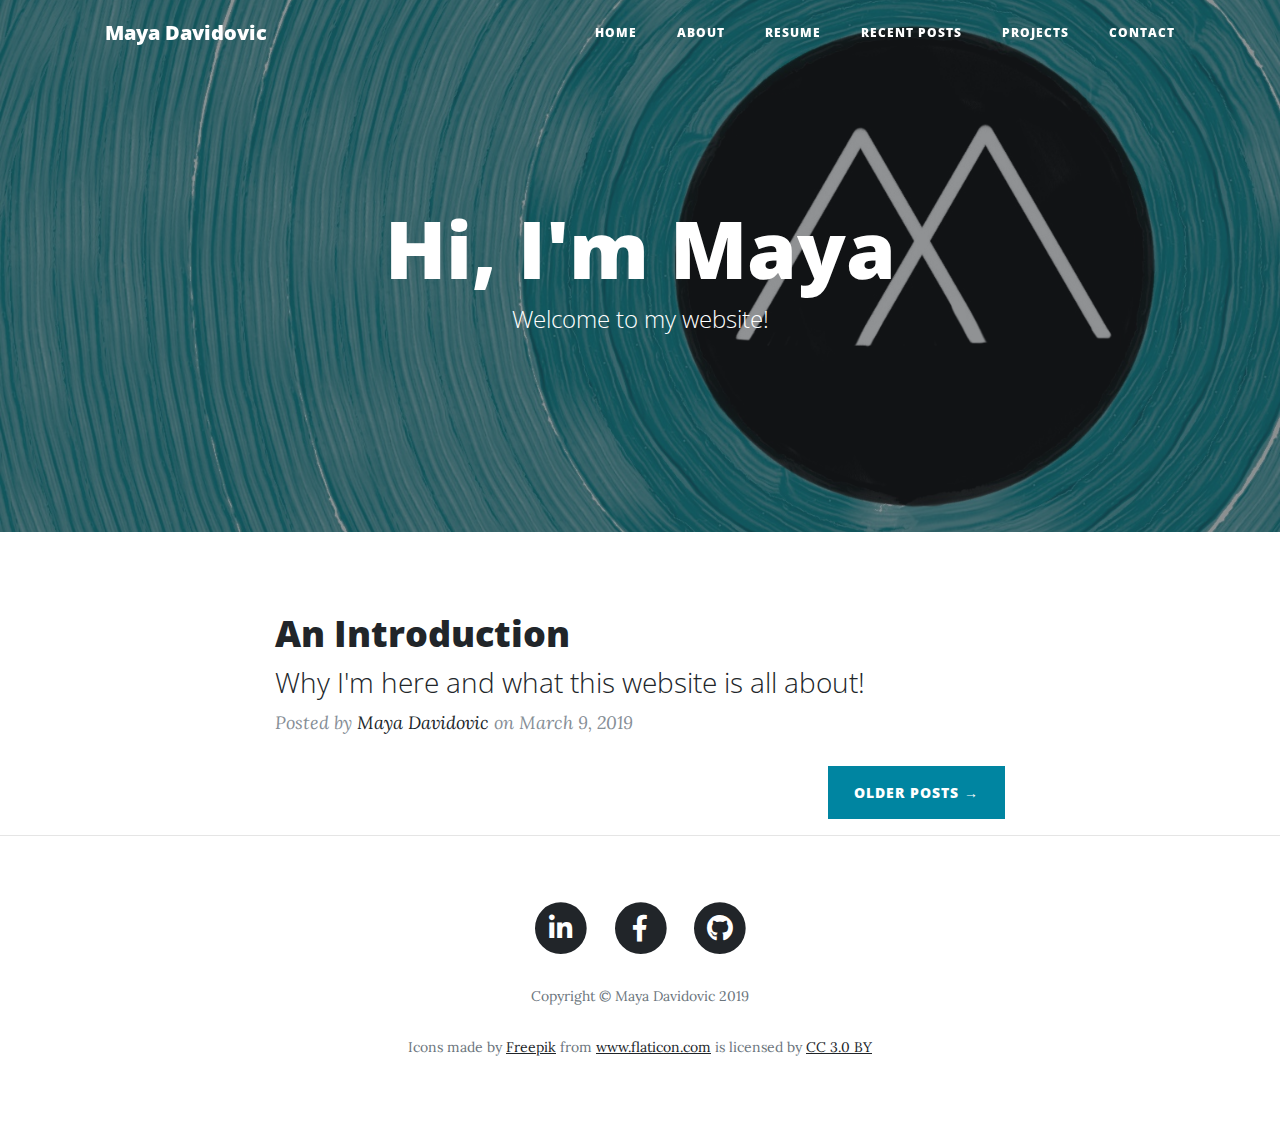
<file: index.html>
﻿<!DOCTYPE html>
<html lang="en">

<head>

  <meta charset="utf-8">
  <meta name="viewport" content="width=device-width, initial-scale=1, shrink-to-fit=no">
  <meta name="description" content="">
  <meta name="author" content="">

  <title>Maya Davidovic</title>
  <link rel="shortcut icon" type="image/x-icon" href="img/favicon.ico">

  <!-- Bootstrap core CSS -->
  <link href="vendor/bootstrap/css/bootstrap.min.css" rel="stylesheet">

  <!-- Custom fonts for this template -->
  <link href="vendor/fontawesome-free/css/all.min.css" rel="stylesheet" type="text/css">
  <link href='https://fonts.googleapis.com/css?family=Lora:400,700,400italic,700italic' rel='stylesheet' type='text/css'>
  <link href='https://fonts.googleapis.com/css?family=Open+Sans:300italic,400italic,600italic,700italic,800italic,400,300,600,700,800' rel='stylesheet' type='text/css'>

  <!-- Custom styles for this template -->
  <link href="css/clean-blog.min.css" rel="stylesheet">

</head>

<body>

  <!-- Navigation -->
  <nav class="navbar navbar-expand-lg navbar-light fixed-top" id="mainNav">
    <div class="container">
      <a class="navbar-brand" href="index.html">Maya Davidovic</a>
      <button class="navbar-toggler navbar-toggler-right" type="button" data-toggle="collapse" data-target="#navbarResponsive" aria-controls="navbarResponsive" aria-expanded="false" aria-label="Toggle navigation">
        Menu
        <i class="fas fa-bars"></i>
      </button>
      <div class="collapse navbar-collapse" id="navbarResponsive">
        <ul class="navbar-nav ml-auto">
          <li class="nav-item">
            <a class="nav-link" href="index.html">Home</a>
          </li>
          <li class="nav-item">
            <a class="nav-link" href="about.html">About</a>
          </li>
          <li class="nav-item">
            <a class="nav-link" href="pdfs/resume.pdf" target="_blank">Resume</a>
          </li>
          <li class="nav-item">
            <a class="nav-link" href="post.html">Recent Posts</a>
          </li>
          <li class="nav-item">
            <a class="nav-link" href="projects.html">Projects</a>
          </li>
          <li class="nav-item">
            <a class="nav-link" href="contact.html">Contact</a>
          </li>
        </ul>
      </div>
    </div>
  </nav>

  <!-- Page Header -->
  <header class="masthead" style="background-image: url('img/index.jpg')">
    <div class="overlay"></div>
    <div class="container">
      <div class="row">
        <div class="col-lg-8 col-md-10 mx-auto">
          <div class="site-heading">
            <h1>Hi, I'm Maya</h1>
            <span class="subheading">Welcome to my website!</span>
          </div>
        </div>
      </div>
    </div>
  </header>

  <!-- Main Content -->
  <div class="container">
    <div class="row">
      <div class="col-lg-8 col-md-10 mx-auto">
        <div class="post-preview">
          <a href="post.html">
            <h2 class="post-title">
              An Introduction
            </h2>
            <h3 class="post-subtitle">
              Why I'm here and what this website is all about!
            </h3>
          </a>
          <p class="post-meta">Posted by
            <a href="#">Maya Davidovic</a>
            on March 9, 2019</p>
        </div>
        <!--<hr>
        <div class="post-preview">
          <a href="post.html">
            <h2 class="post-title">
              I believe every human has a finite number of heartbeats. I don't intend to waste any of mine.
            </h2>
          </a>
          <p class="post-meta">Posted by
            <a href="#">Start Bootstrap</a>
            on September 18, 2019</p>
        </div>
        <hr>
        <div class="post-preview">
          <a href="post.html">
            <h2 class="post-title">
              Science has not yet mastered prophecy
            </h2>
            <h3 class="post-subtitle">
              We predict too much for the next year and yet far too little for the next ten.
            </h3>
          </a>
          <p class="post-meta">Posted by
            <a href="#">Start Bootstrap</a>
            on August 24, 2019</p>
        </div>
        <hr>
        <div class="post-preview">
          <a href="post.html">
            <h2 class="post-title">
              Failure is not an option
            </h2>
            <h3 class="post-subtitle">
              Many say exploration is part of our destiny, but it’s actually our duty to future generations.
            </h3>
          </a>
          <p class="post-meta">Posted by
            <a href="#">Start Bootstrap</a>
            on July 8, 2019</p>
        </div>
        <hr>-->
        <!-- Pager -->
        <div class="clearfix">
          <a class="btn btn-primary float-right" href="#">Older Posts &rarr;</a>
        </div>
      </div>
    </div>
  </div>

  <hr>

  <!-- Footer -->
  <footer>
    <div class="container">
      <div class="row">
        <div class="col-lg-8 col-md-10 mx-auto">
          <ul class="list-inline text-center">
            <li class="list-inline-item">
              <a href="https://www.linkedin.com/in/mayadavidovic/" target="_blank">
                <span class="fa-stack fa-lg">
                  <i class="fas fa-circle fa-stack-2x"></i>
                  <i class="fab fa-linkedin-in fa-stack-1x fa-inverse"></i>
                </span>
              </a>
            </li>
            <li class="list-inline-item">
              <a href="https://www.facebook.com/maya.davidovic.9" target="_blank">
                <span class="fa-stack fa-lg">
                  <i class="fas fa-circle fa-stack-2x"></i>
                  <i class="fab fa-facebook-f fa-stack-1x fa-inverse"></i>
                </span>
              </a>
            </li>
            <li class="list-inline-item">
              <a href="https://github.com/mayadavidovic" target="_blank">
                <span class="fa-stack fa-lg">
                  <i class="fas fa-circle fa-stack-2x"></i>
                  <i class="fab fa-github fa-stack-1x fa-inverse"></i>
                </span>
              </a>
            </li>
          </ul>
          <p class="copyright text-muted">Copyright &copy; Maya Davidovic 2019</p>
          <p class="copyright text-muted">Icons made by <a href="https://www.flaticon.com/authors/freepik" title="Freepik">Freepik</a> from <a href="https://www.flaticon.com/"        title="Flaticon">www.flaticon.com</a> is licensed by <a href="http://creativecommons.org/licenses/by/3.0/"        title="Creative Commons BY 3.0" target="_blank">CC 3.0 BY</a></p>
        </div>
      </div>
    </div>
  </footer>

  <!-- Bootstrap core JavaScript -->
  <script src="vendor/jquery/jquery.min.js"></script>
  <script src="vendor/bootstrap/js/bootstrap.bundle.min.js"></script>

  <!-- Custom scripts for this template -->
  <script src="js/clean-blog.min.js"></script>

</body>

</html>
</file>
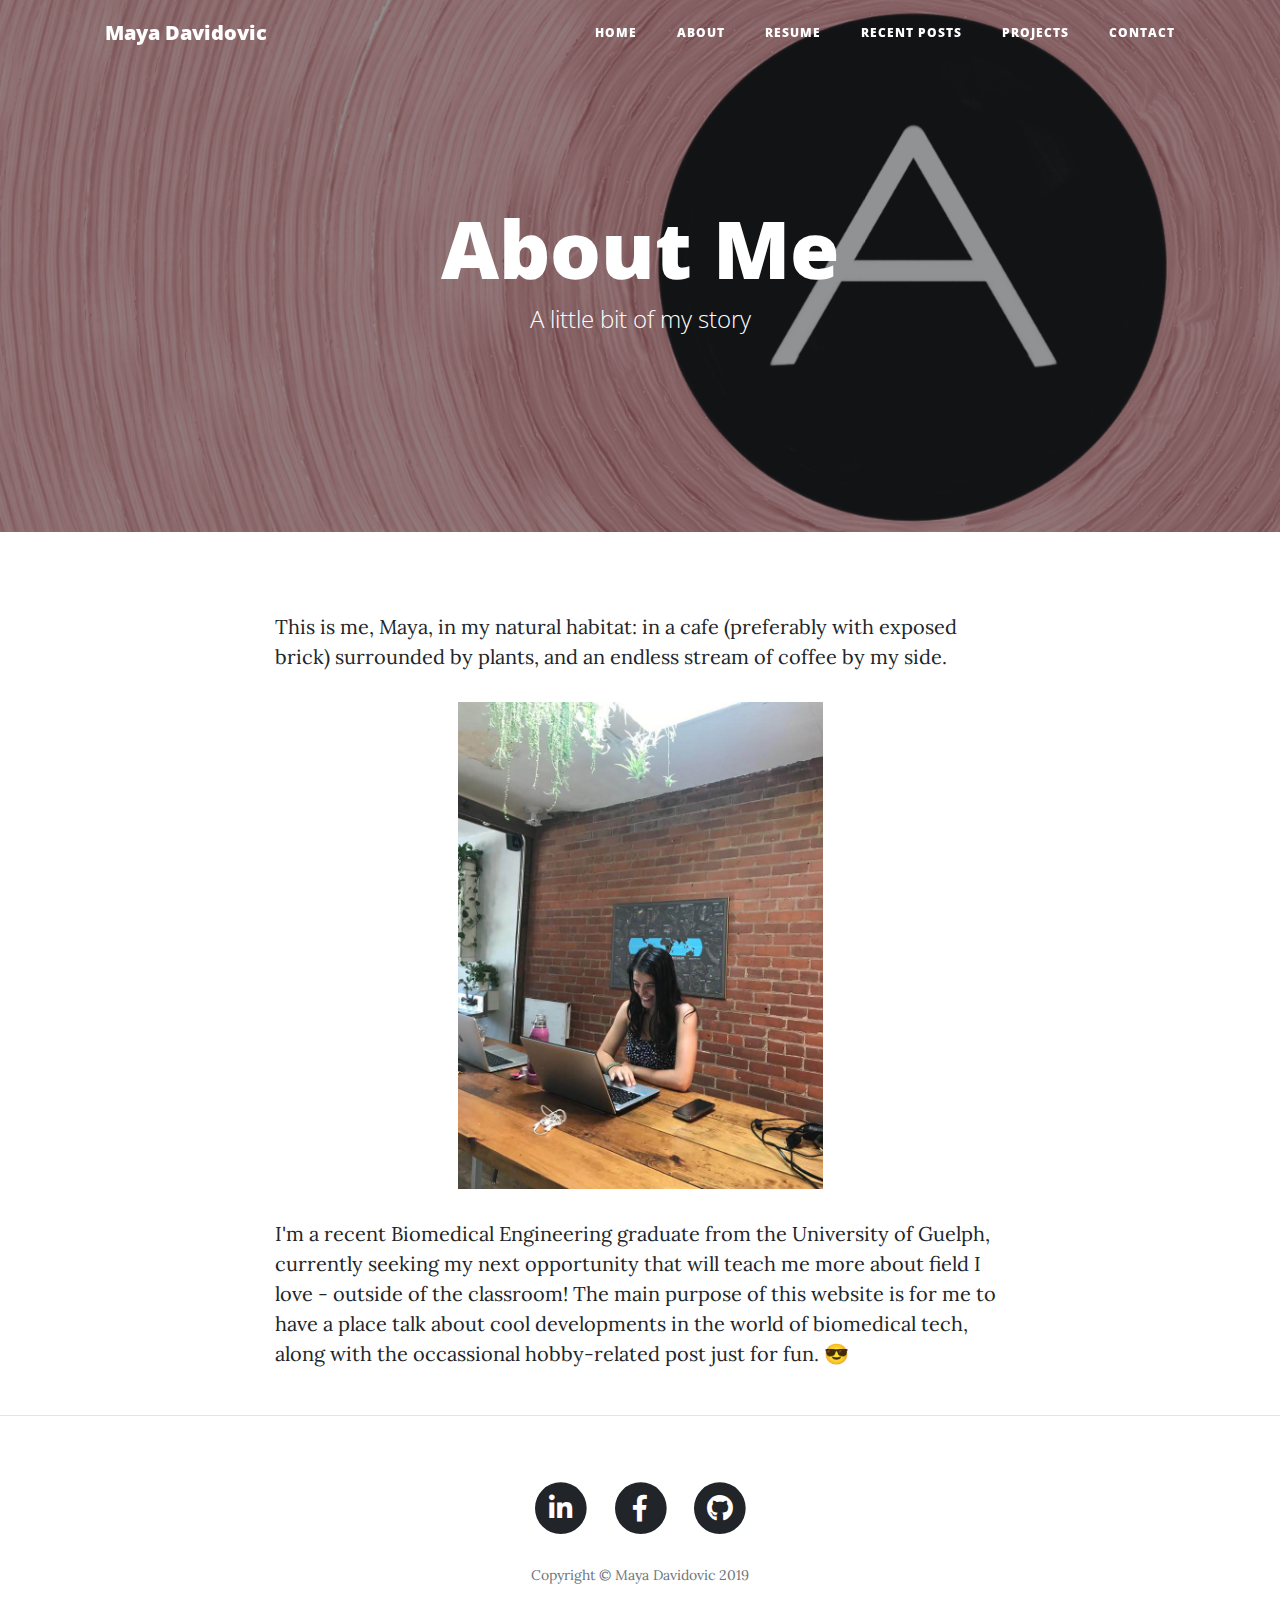
<file: about.html>
<!DOCTYPE html>
<html lang="en">

<head>

  <meta charset="utf-8">
  <meta name="viewport" content="width=device-width, initial-scale=1, shrink-to-fit=no">
  <meta name="description" content="">
  <meta name="author" content="">

  <title>Maya Davidovic</title>
  <link rel="shortcut icon" type="image/x-icon" href="img/favicon.ico">

  <!-- Bootstrap core CSS -->
  <link href="vendor/bootstrap/css/bootstrap.min.css" rel="stylesheet">

  <!-- Custom fonts for this template -->
  <link href="vendor/fontawesome-free/css/all.min.css" rel="stylesheet" type="text/css">
  <link href='https://fonts.googleapis.com/css?family=Lora:400,700,400italic,700italic' rel='stylesheet' type='text/css'>
  <link href='https://fonts.googleapis.com/css?family=Open+Sans:300italic,400italic,600italic,700italic,800italic,400,300,600,700,800' rel='stylesheet' type='text/css'>

  <!-- Custom styles for this template -->
  <link href="css/clean-blog.min.css" rel="stylesheet">

</head>

<body>

  <!-- Navigation -->
  <nav class="navbar navbar-expand-lg navbar-light fixed-top" id="mainNav">
    <div class="container">
      <a class="navbar-brand" href="index.html">Maya Davidovic</a>
      <button class="navbar-toggler navbar-toggler-right" type="button" data-toggle="collapse" data-target="#navbarResponsive" aria-controls="navbarResponsive" aria-expanded="false" aria-label="Toggle navigation">
        Menu
        <i class="fas fa-bars"></i>
      </button>
      <div class="collapse navbar-collapse" id="navbarResponsive">
        <ul class="navbar-nav ml-auto">
          <li class="nav-item">
            <a class="nav-link" href="index.html">Home</a>
          </li>
          <li class="nav-item">
            <a class="nav-link" href="about.html">About</a>
          </li>
          <li class="nav-item">
            <a class="nav-link" href="pdfs/resume.pdf" target="_blank">Resume</a>
          </li>
          <li class="nav-item">
            <a class="nav-link" href="post.html">Recent Posts</a>
          </li>
          <li class="nav-item">
            <a class="nav-link" href="projects.html">Projects</a>
          </li>
          <li class="nav-item">
            <a class="nav-link" href="contact.html">Contact</a>
          </li>
        </ul>
      </div>
    </div>
  </nav>

  <!-- Page Header -->
  <header class="masthead" style="background-image: url('img/about.jpg')">
    <div class="overlay"></div>
    <div class="container">
      <div class="row">
        <div class="col-lg-8 col-md-10 mx-auto">
          <div class="page-heading">
            <h1>About Me</h1>
            <span class="subheading">A little bit of my story</span>
          </div>
        </div>
      </div>
    </div>
  </header>

  <!-- Main Content -->
  <article>
    <div class="container">
      <div class="row">
        <div class="col-lg-8 col-md-10 mx-auto">
        <p>This is me, Maya, in my natural habitat: in a cafe (preferably with exposed brick) surrounded by plants, and an endless stream of coffee by my side.</p>
        <a href="#">
          <div style="text-align: center">
            <img class="img-fluid" src="img/me-working.jpg" alt="" height=50% width=50%>
          </div>
        </a>
        <p>I'm a recent Biomedical Engineering graduate from the University of Guelph, currently seeking my next opportunity that will teach me more about field I love - outside of the classroom! The main purpose of this website is for me to have a place talk about cool developments in the world of biomedical tech, along with the occassional hobby-related post just for fun. &#x1F60e</p>
      </div>
    </div>
  </div>

  <hr>

  <!-- Footer -->
  <footer>
    <div class="container">
      <div class="row">
        <div class="col-lg-8 col-md-10 mx-auto">
          <ul class="list-inline text-center">
            <li class="list-inline-item">
              <a href="https://www.linkedin.com/in/mayadavidovic/" target="_blank">
                <span class="fa-stack fa-lg">
                  <i class="fas fa-circle fa-stack-2x"></i>
                  <i class="fab fa-linkedin-in fa-stack-1x fa-inverse"></i>
                </span>
              </a>
            </li>
            <li class="list-inline-item">
              <a href="https://www.facebook.com/maya.davidovic.9" target="_blank">
                <span class="fa-stack fa-lg">
                  <i class="fas fa-circle fa-stack-2x"></i>
                  <i class="fab fa-facebook-f fa-stack-1x fa-inverse"></i>
                </span>
              </a>
            </li>
            <li class="list-inline-item">
              <a href="https://github.com/mayadavidovic" target="_blank">
                <span class="fa-stack fa-lg">
                  <i class="fas fa-circle fa-stack-2x"></i>
                  <i class="fab fa-github fa-stack-1x fa-inverse"></i>
                </span>
              </a>
            </li>
          </ul>
          <p class="copyright text-muted">Copyright &copy; Maya Davidovic 2019</p>
        </div>
      </div>
    </div>
  </footer>

  <!-- Bootstrap core JavaScript -->
  <script src="vendor/jquery/jquery.min.js"></script>
  <script src="vendor/bootstrap/js/bootstrap.bundle.min.js"></script>

  <!-- Custom scripts for this template -->
  <script src="js/clean-blog.min.js"></script>

</body>

</html>
</file>
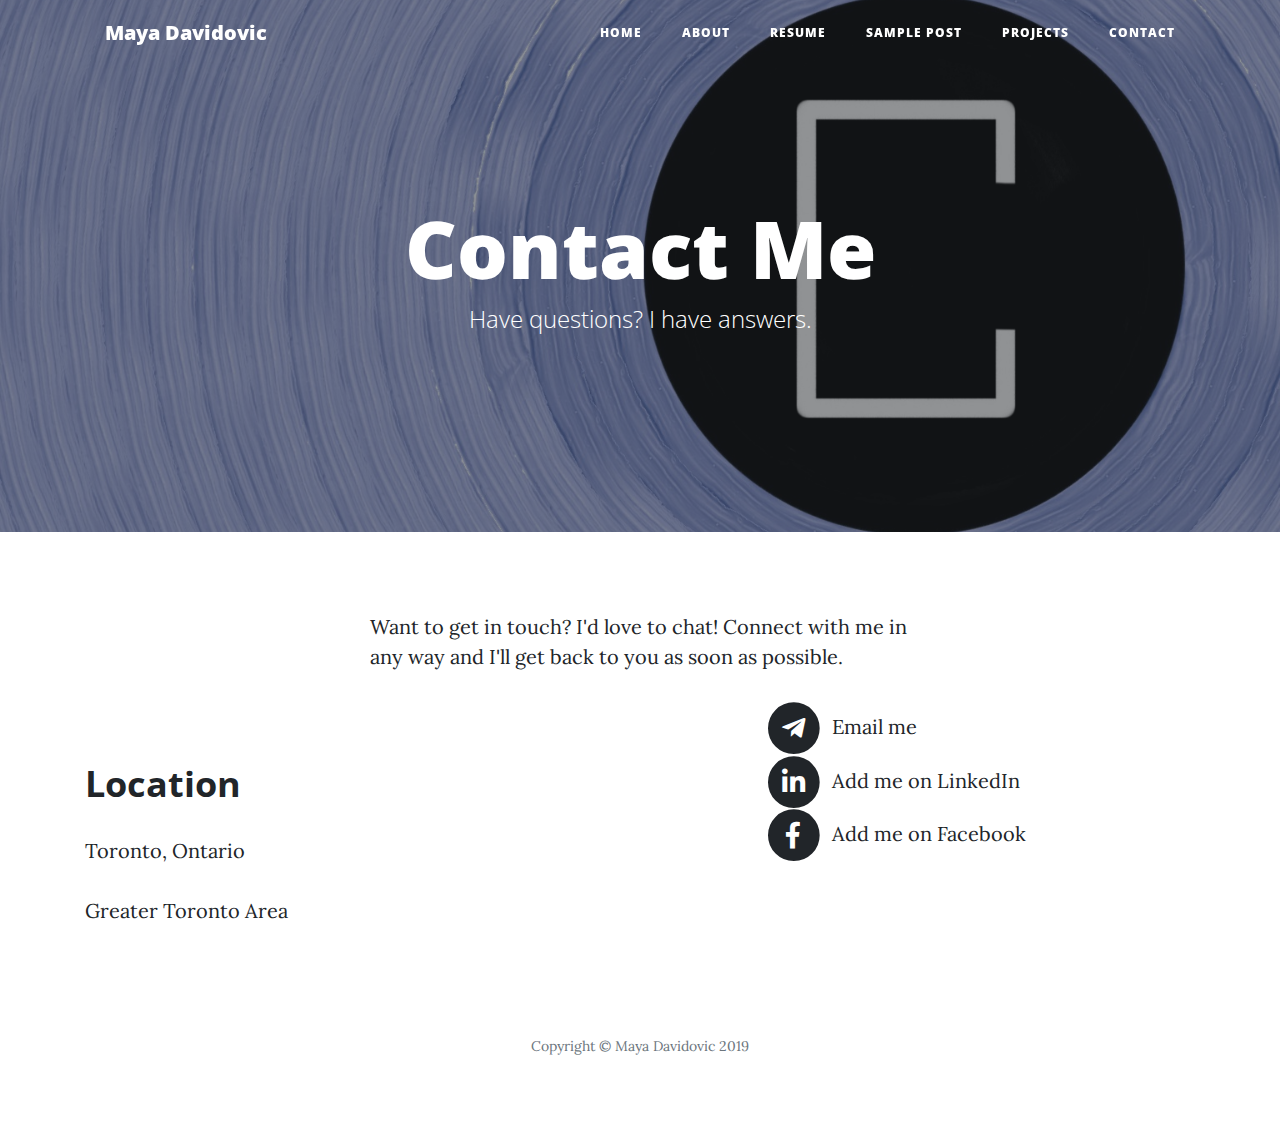
<file: contact.html>
<!DOCTYPE html>
<html lang="en">

<head>

  <meta charset="utf-8">
  <meta name="viewport" content="width=device-width, initial-scale=1, shrink-to-fit=no">
  <meta name="description" content="">
  <meta name="author" content="">

  <title>Maya Davidovic</title>
  <link rel="shortcut icon" type="image/x-icon" href="img/favicon.ico">

  <!-- Bootstrap core CSS -->
  <link href="vendor/bootstrap/css/bootstrap.min.css" rel="stylesheet">

  <!-- Custom fonts for this template -->
  <link href="vendor/fontawesome-free/css/all.min.css" rel="stylesheet" type="text/css">
  <link href='https://fonts.googleapis.com/css?family=Lora:400,700,400italic,700italic' rel='stylesheet' type='text/css'>
  <link href='https://fonts.googleapis.com/css?family=Open+Sans:300italic,400italic,600italic,700italic,800italic,400,300,600,700,800' rel='stylesheet' type='text/css'>

  <!-- Custom styles for this template -->
  <link href="css/clean-blog.min.css" rel="stylesheet">

  <link rel="stylesheet" href="https://use.fontawesome.com/releases/v5.7.0/css/all.css" integrity="sha384-lZN37f5QGtY3VHgisS14W3ExzMWZxybE1SJSEsQp9S+oqd12jhcu+A56Ebc1zFSJ" crossorigin="anonymous">

</head>

<body>

  <!-- Navigation -->
  <nav class="navbar navbar-expand-lg navbar-light fixed-top" id="mainNav">
    <div class="container">
      <a class="navbar-brand" href="index.html">Maya Davidovic</a>
      <button class="navbar-toggler navbar-toggler-right" type="button" data-toggle="collapse" data-target="#navbarResponsive" aria-controls="navbarResponsive" aria-expanded="false" aria-label="Toggle navigation">
        Menu
        <i class="fas fa-bars"></i>
      </button>
      <div class="collapse navbar-collapse" id="navbarResponsive">
        <ul class="navbar-nav ml-auto">
          <li class="nav-item">
            <a class="nav-link" href="index.html">Home</a>
          </li>
          <li class="nav-item">
            <a class="nav-link" href="about.html">About</a>
          </li>
          <li class="nav-item">
            <a class="nav-link" href="pdfs/resume.pdf" target="_blank">Resume</a>
          </li>
          <li class="nav-item">
            <a class="nav-link" href="post.html">Sample Post</a>
          </li>
          <li class="nav-item">
            <a class="nav-link" href="projects.html">Projects</a>
          </li>
          <li class="nav-item">
            <a class="nav-link" href="contact.html">Contact</a>
          </li>
        </ul>
      </div>
    </div>
  </nav>

  <!-- Page Header -->
  <header class="masthead" style="background-image: url('img/contact.jpg')">
    <div class="overlay"></div>
    <div class="container">
      <div class="row">
        <div class="col-lg-8 col-md-10 mx-auto">
          <div class="page-heading">
            <h1>Contact Me</h1>
            <span class="subheading">Have questions? I have answers.</span>
          </div>
        </div>
      </div>
    </div>
  </header>

  <!-- Main Content -->
  <div class="container">
    <div class="row">
      <div class="col-lg-6 col-md-10 mx-auto">
        <p>Want to get in touch? I'd love to chat! Connect with me in any way and I'll get back to you as soon as possible.</p>
      </div>
    </div>
    <div class="row">
      <div class="col-lg-6 col-md-10 mx-auto">
        <h2 class="section-heading">Location</h2>
        <p>Toronto, Ontario</p>
        <p>Greater Toronto Area</p>
      </div>
      <div class="col-lg-6 col-md-10 mx-auto">
        <ul style="list-style-type:none;" class="col-lg-8 col-md-10 mx-auto">
          <li>
            <a href="mailto:davidovic.maya@gmail.com" target="_blank">
            <span class="fa-stack fa-lg">
              <i class="fas fa-circle fa-stack-2x"></i>
              <i class="fab fa-telegram-plane fa-stack-1x fa-inverse"></i>
            </span>
          </a>
            <a href="mailto:davidovic.maya@gmail.com" target="_blank"> Email me</a>
          </li>
          <li>
            <a href="https://www.linkedin.com/in/mayadavidovic/" target="_blank">
            <span class="fa-stack fa-lg">
              <i class="fas fa-circle fa-stack-2x"></i>
              <i class="fab fa-linkedin-in fa-stack-1x fa-inverse"></i>
            </span>
          </a>
            <a href="https://www.linkedin.com/in/mayadavidovic/" target="_blank"> Add me on LinkedIn</a>
          </li>
          <li>
            <a href="https://www.facebook.com/maya.davidovic.9" target="_blank">
            <span class="fa-stack fa-lg">
              <i class="fas fa-circle fa-stack-2x"></i>
              <i class="fab fa-facebook-f fa-stack-1x fa-inverse"></i>
            </span>
          </a>
            <a href="https://www.facebook.com/maya.davidovic.9" target="_blank"> Add me on Facebook</a>
          </li>
        </ul>
      </div>

      

        <!-- Contact Form - Enter your email address on line 19 of the mail/contact_me.php file to make this form work. -->
        <!-- WARNING: Some web hosts do not allow emails to be sent through forms to common mail hosts like Gmail or Yahoo. It's recommended that you use a private domain email address! -->
        <!-- To use the contact form, your site must be on a live web host with PHP! The form will not work locally! -->
        <!--<form name="sentMessage" id="contactForm" novalidate>
          <div class="control-group">
            <div class="form-group floating-label-form-group controls">
              <label>Name</label>
              <input type="text" class="form-control" placeholder="Name" id="name" required data-validation-required-message="Please enter your name.">
              <p class="help-block text-danger"></p>
            </div>
          </div>
          <div class="control-group">
            <div class="form-group floating-label-form-group controls">
              <label>Email Address</label>
              <input type="email" class="form-control" placeholder="Email Address" id="email" required data-validation-required-message="Please enter your email address.">
              <p class="help-block text-danger"></p>
            </div>
          </div>
          <div class="control-group">
            <div class="form-group col-xs-12 floating-label-form-group controls">
              <label>Phone Number</label>
              <input type="tel" class="form-control" placeholder="Phone Number" id="phone" required data-validation-required-message="Please enter your phone number.">
              <p class="help-block text-danger"></p>
            </div>
          </div>
          <div class="control-group">
            <div class="form-group floating-label-form-group controls">
              <label>Message</label>
              <textarea rows="5" class="form-control" placeholder="Message" id="message" required data-validation-required-message="Please enter a message."></textarea>
              <p class="help-block text-danger"></p>
            </div>
          </div>
          <br>
          <div id="success"></div>
          <div class="form-group">
            <button type="submit" class="btn btn-primary" id="sendMessageButton">Send</button>
          </div>
        </form>-->
      </div>
    </div>
  </div>

  <!-- Footer -->
  <footer>
    <div class="container">
      <div class="row">
        <div class="col-lg-8 col-md-10 mx-auto">
          <p class="copyright text-muted">Copyright &copy; Maya Davidovic 2019</p>
        </div>
      </div>
    </div>
  </footer>

  <!-- Bootstrap core JavaScript -->
  <script src="vendor/jquery/jquery.min.js"></script>
  <script src="vendor/bootstrap/js/bootstrap.bundle.min.js"></script>

  <!-- Contact Form JavaScript -->
  <script src="js/jqBootstrapValidation.js"></script>
  <script src="js/contact_me.js"></script>

  <!-- Custom scripts for this template -->
  <script src="js/clean-blog.min.js"></script>

</body>

</html>
</file>
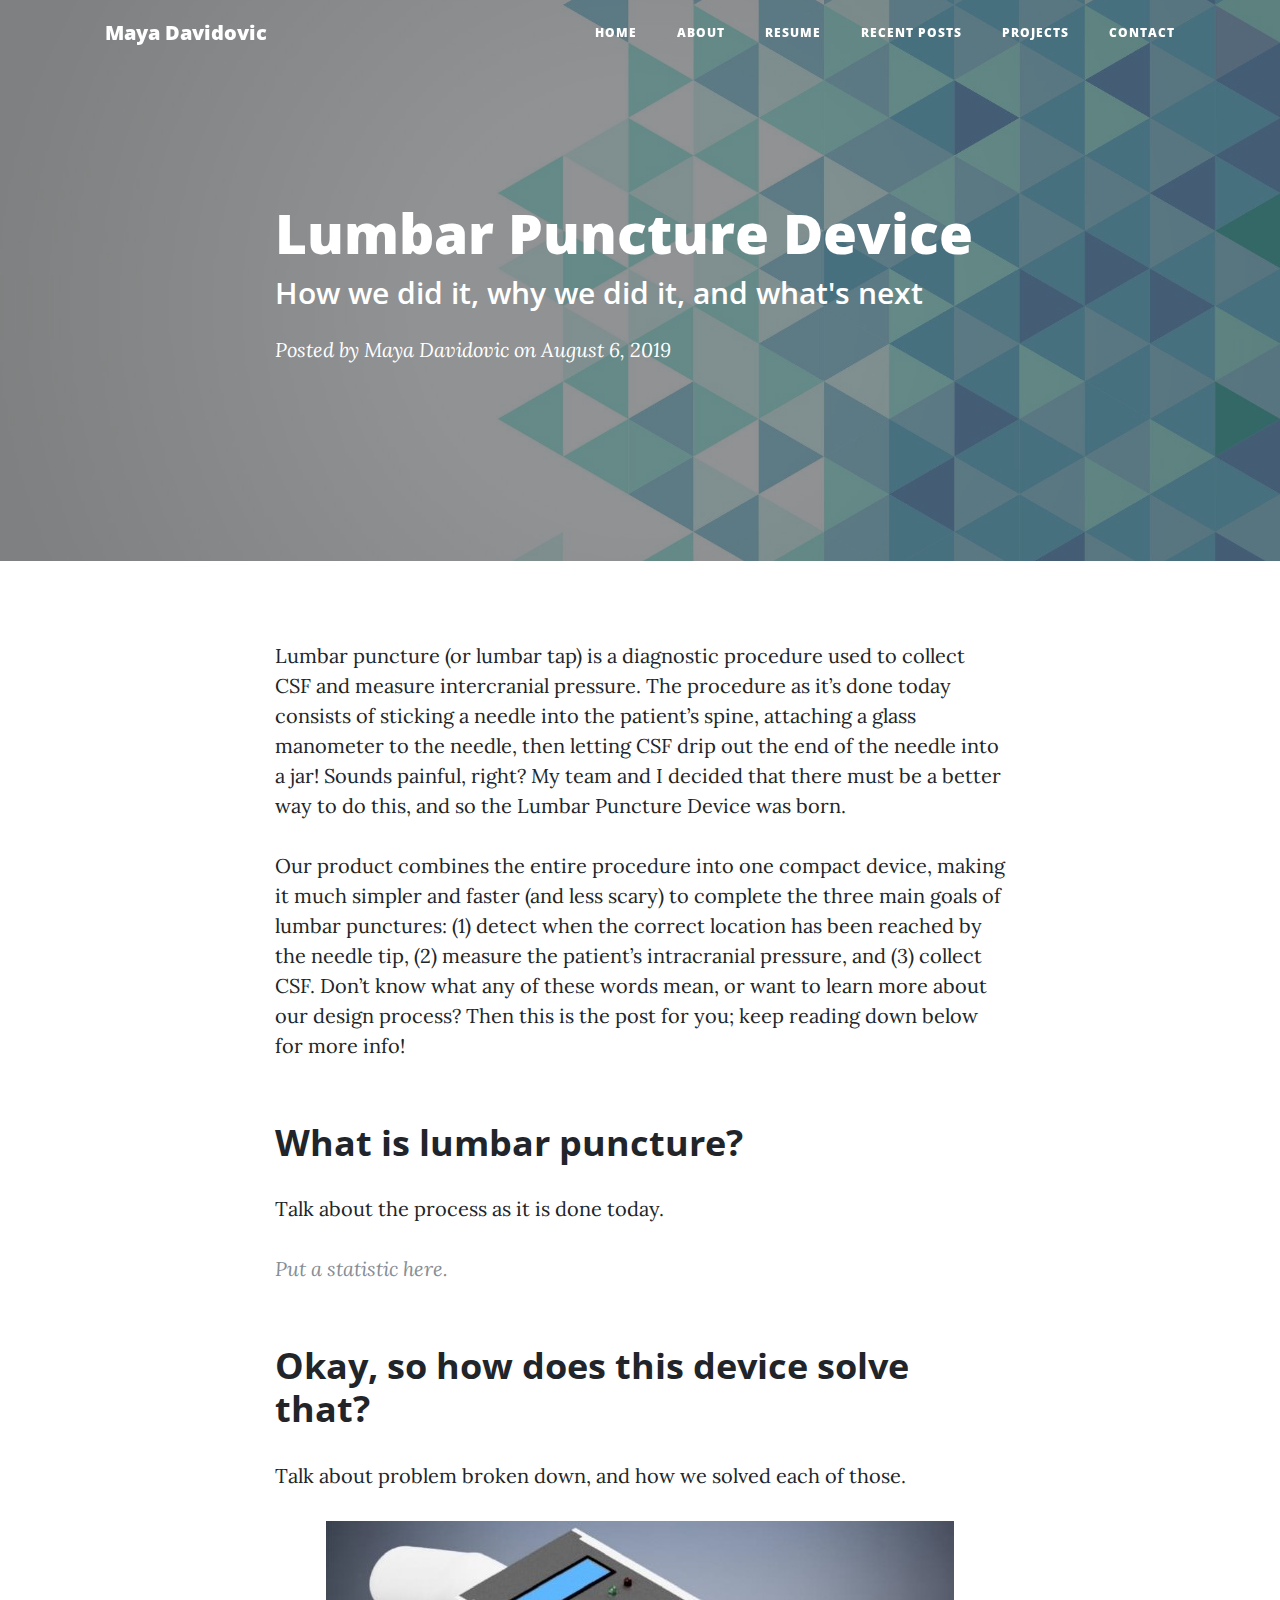
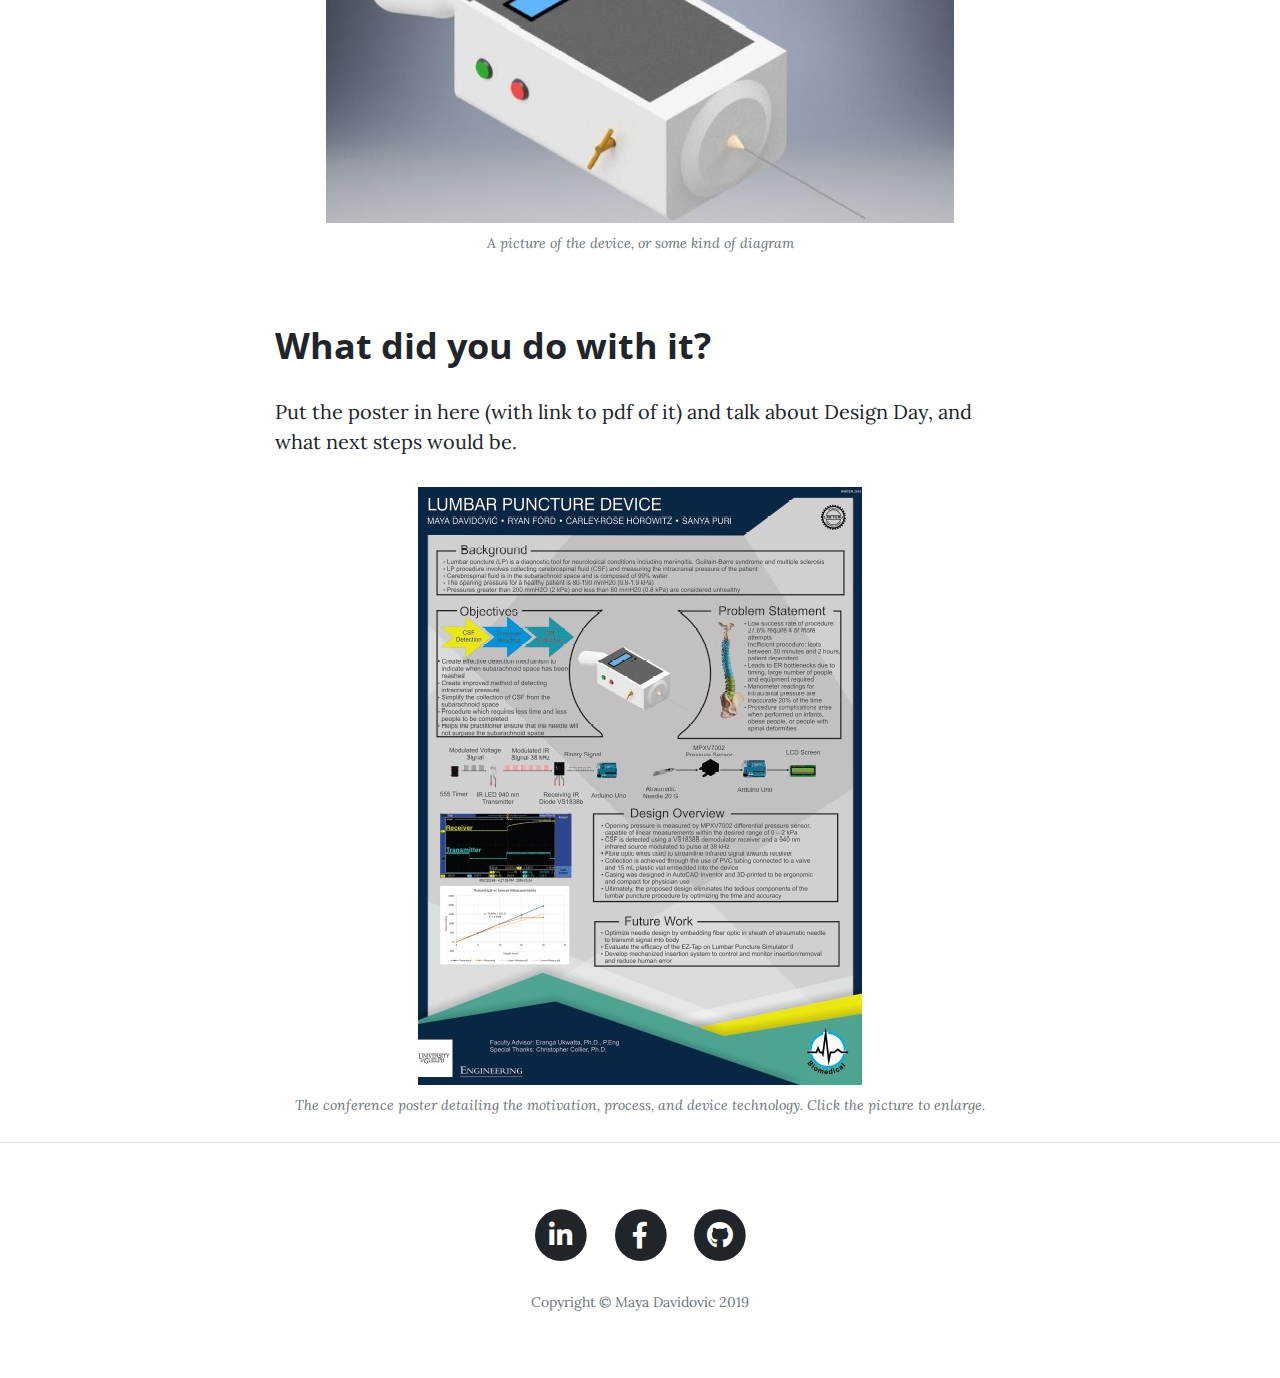
<file: lumbartap.html>
<!DOCTYPE html>
<html lang="en">

<head>

  <meta charset="utf-8">
  <meta name="viewport" content="width=device-width, initial-scale=1, shrink-to-fit=no">
  <meta name="description" content="">
  <meta name="author" content="">

  <title>Maya Davidovic</title>
  <link rel="shortcut icon" type="image/x-icon" href="img/favicon.ico">

  <!-- Bootstrap core CSS -->
  <link href="vendor/bootstrap/css/bootstrap.min.css" rel="stylesheet">

  <!-- Custom fonts for this template -->
  <link href="vendor/fontawesome-free/css/all.min.css" rel="stylesheet" type="text/css">
  <link href='https://fonts.googleapis.com/css?family=Lora:400,700,400italic,700italic' rel='stylesheet' type='text/css'>
  <link href='https://fonts.googleapis.com/css?family=Open+Sans:300italic,400italic,600italic,700italic,800italic,400,300,600,700,800' rel='stylesheet' type='text/css'>

  <!-- Custom styles for this template -->
  <link href="css/clean-blog.min.css" rel="stylesheet">

</head>

<body>

  <!-- Navigation -->
  <nav class="navbar navbar-expand-lg navbar-light fixed-top" id="mainNav">
    <div class="container">
      <a class="navbar-brand" href="index.html">Maya Davidovic</a>
      <button class="navbar-toggler navbar-toggler-right" type="button" data-toggle="collapse" data-target="#navbarResponsive" aria-controls="navbarResponsive" aria-expanded="false" aria-label="Toggle navigation">
        Menu
        <i class="fas fa-bars"></i>
      </button>
      <div class="collapse navbar-collapse" id="navbarResponsive">
        <ul class="navbar-nav ml-auto">
          <li class="nav-item">
            <a class="nav-link" href="index.html">Home</a>
          </li>
          <li class="nav-item">
            <a class="nav-link" href="about.html">About</a>
          </li>
          <li class="nav-item">
            <a class="nav-link" href="pdfs/resume.pdf" target="_blank">Resume</a>
          </li>
          <li class="nav-item">
            <a class="nav-link" href="post.html">Recent Posts</a>
          </li>
          <li class="nav-item">
            <a class="nav-link" href="projects.html">Projects</a>
          </li>
          <li class="nav-item">
            <a class="nav-link" href="contact.html">Contact</a>
          </li>
        </ul>
      </div>
    </div>
  </nav>

  <!-- Page Header -->
  <header class="masthead" style="background-image: url('img/post-bg.jpg')">
    <div class="overlay"></div>
    <div class="container">
      <div class="row">
        <div class="col-lg-8 col-md-10 mx-auto">
          <div class="post-heading">
            <h1>Lumbar Puncture Device</h1>
            <h2 class="subheading">How we did it, why we did it, and what's next</h2>
            <span class="meta">Posted by
              <a href="about.html">Maya Davidovic</a>
              on August 6, 2019</span>
          </div>
        </div>
      </div>
    </div>
  </header>

  <!-- Post Content -->
  <article>
    <div class="container">
      <div class="row">
        <div class="col-lg-8 col-md-10 mx-auto">
          <p>Lumbar puncture (or lumbar tap) is a diagnostic procedure used to collect CSF and measure intercranial pressure. The procedure as it’s done today consists of sticking a needle into the patient’s spine, attaching a glass manometer to the needle, then letting CSF drip out the end of the needle into a jar! Sounds painful, right? My team and I decided that there must be a better way to do this, and so the Lumbar Puncture Device was born.</p>

          <p>Our product combines the entire procedure into one compact device, making it much simpler and faster (and less scary) to complete the three main goals of lumbar punctures: (1) detect when the correct location has been reached by the needle tip, (2) measure the patient’s intracranial pressure, and (3) collect CSF. Don’t know what any of these words mean, or want to learn more about our design process? Then this is the post for you; keep reading down below for more info!</p>

          <h2 class="section-heading">What is lumbar puncture?</h2>

          <p>Talk about the process as it is done today.</p>

          <blockquote class="blockquote">Put a statistic here.</blockquote>

          <h2 class="section-heading">Okay, so how does this device solve that?</h2>

          <p>Talk about problem broken down, and how we solved each of those.</p>

          <a href="#">
            <div style="text-align: center">
              <img class="img-fluid" src="img/lumbar-puncture-orig.jpg" alt="Lumbar Puncture Device">
            </div>
          </a>
          <span class="caption text-muted">A picture of the device, or some kind of diagram</span>

          <h2 class="section-heading">What did you do with it?</h2>

          <p>Put the poster in here (with link to pdf of it) and talk about Design Day, and what next steps would be.</p>

          <a href="mayadavidovic.github.io/pdfs/lp-poster.pdf" target="_blank">
            <div style="text-align: center">
              <img class="img-fluid" src="img/poster.jpg" alt="Conference Poster">
            </div>
          </a>
          <span class="caption text-muted">The conference poster detailing the motivation, process, and device technology. Click the picture to enlarge.</span>
        </div>
      </div>
    </div>
  </article>

  <hr>

  <!-- Footer -->
  <footer>
    <div class="container">
      <div class="row">
        <div class="col-lg-8 col-md-10 mx-auto">
          <ul class="list-inline text-center">
            <li class="list-inline-item">
              <a href="https://www.linkedin.com/in/mayadavidovic/" target="_blank">
                <span class="fa-stack fa-lg">
                  <i class="fas fa-circle fa-stack-2x"></i>
                  <i class="fab fa-linkedin-in fa-stack-1x fa-inverse"></i>
                </span>
              </a>
            </li>
            <li class="list-inline-item">
              <a href="https://www.facebook.com/maya.davidovic.9" target="_blank">
                <span class="fa-stack fa-lg">
                  <i class="fas fa-circle fa-stack-2x"></i>
                  <i class="fab fa-facebook-f fa-stack-1x fa-inverse"></i>
                </span>
              </a>
            </li>
            <li class="list-inline-item">
              <a href="https://github.com/mayadavidovic" target="_blank">
                <span class="fa-stack fa-lg">
                  <i class="fas fa-circle fa-stack-2x"></i>
                  <i class="fab fa-github fa-stack-1x fa-inverse"></i>
                </span>
              </a>
            </li>
          </ul>
          <p class="copyright text-muted">Copyright &copy; Maya Davidovic 2019</p>
        </div>
      </div>
    </div>
  </footer>

  <!-- Bootstrap core JavaScript -->
  <script src="vendor/jquery/jquery.min.js"></script>
  <script src="vendor/bootstrap/js/bootstrap.bundle.min.js"></script>

  <!-- Custom scripts for this template -->
  <script src="js/clean-blog.min.js"></script>

</body>

</html>
</file>
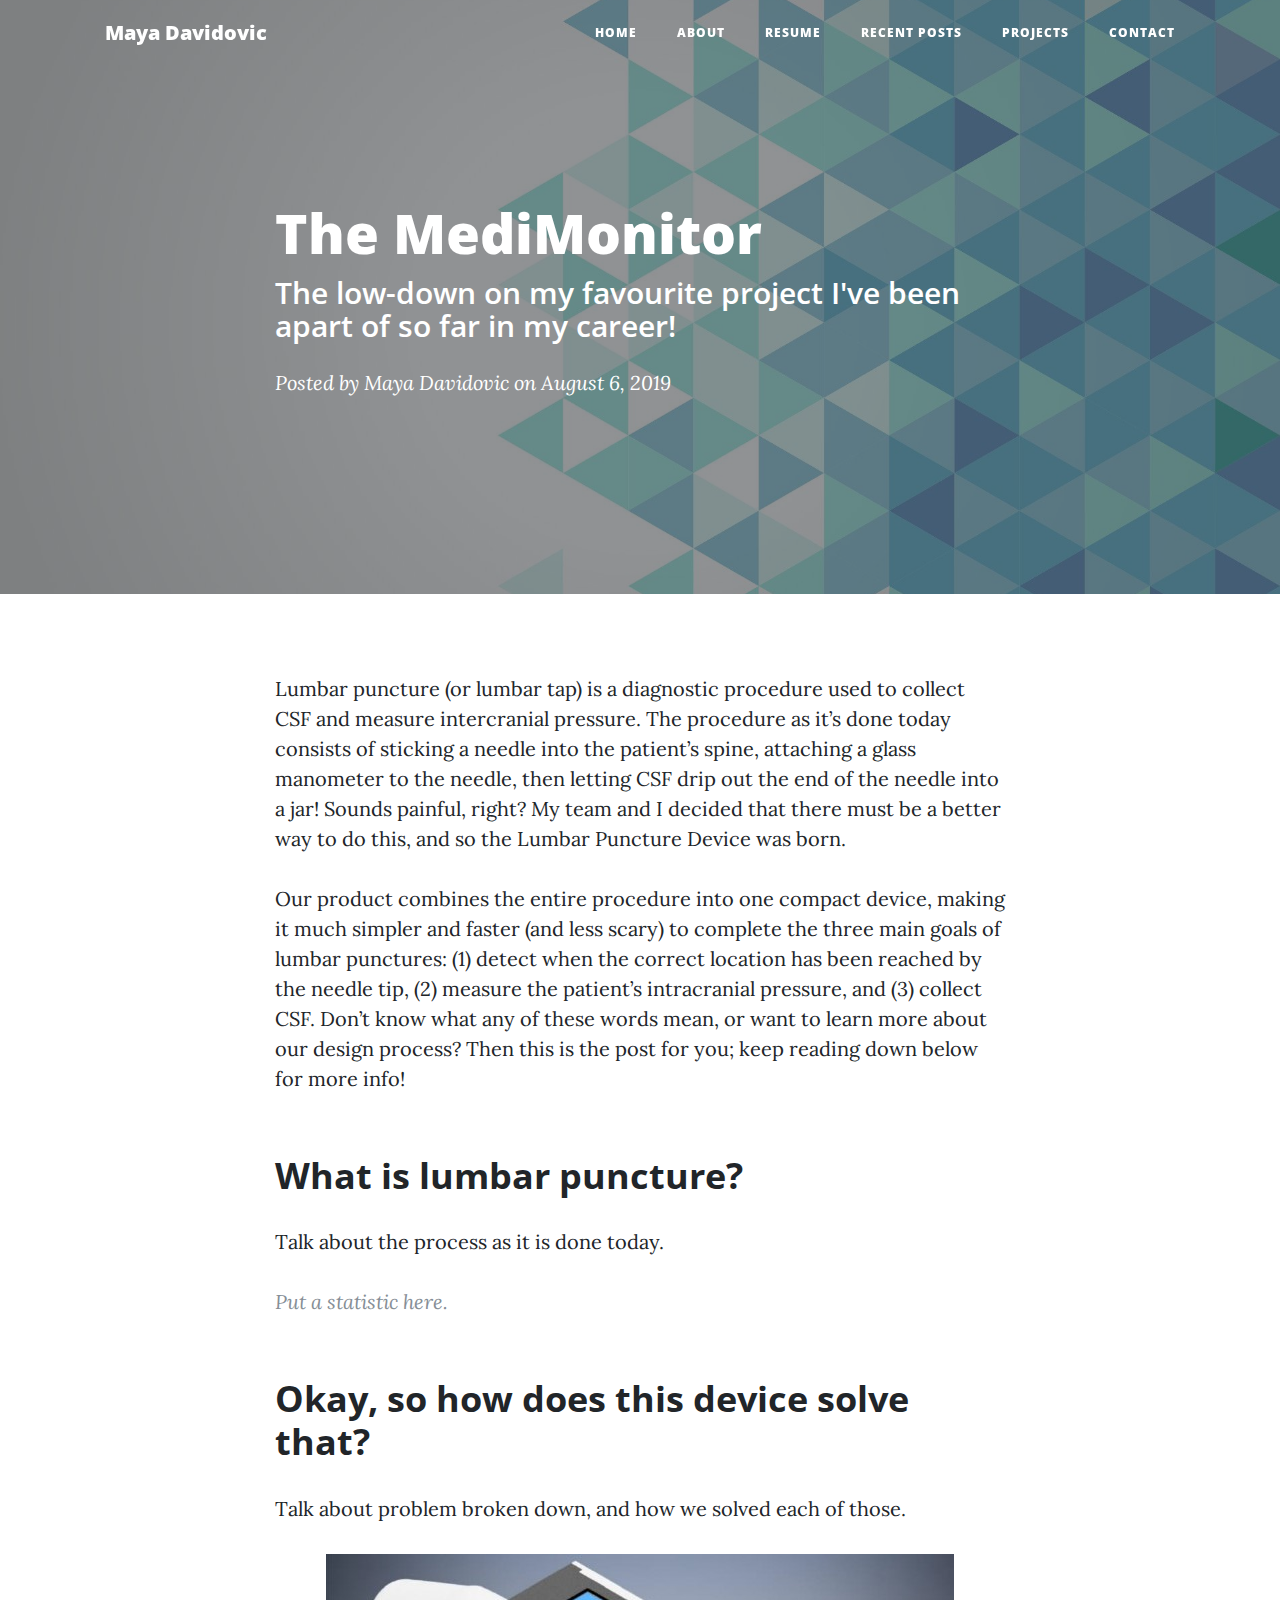
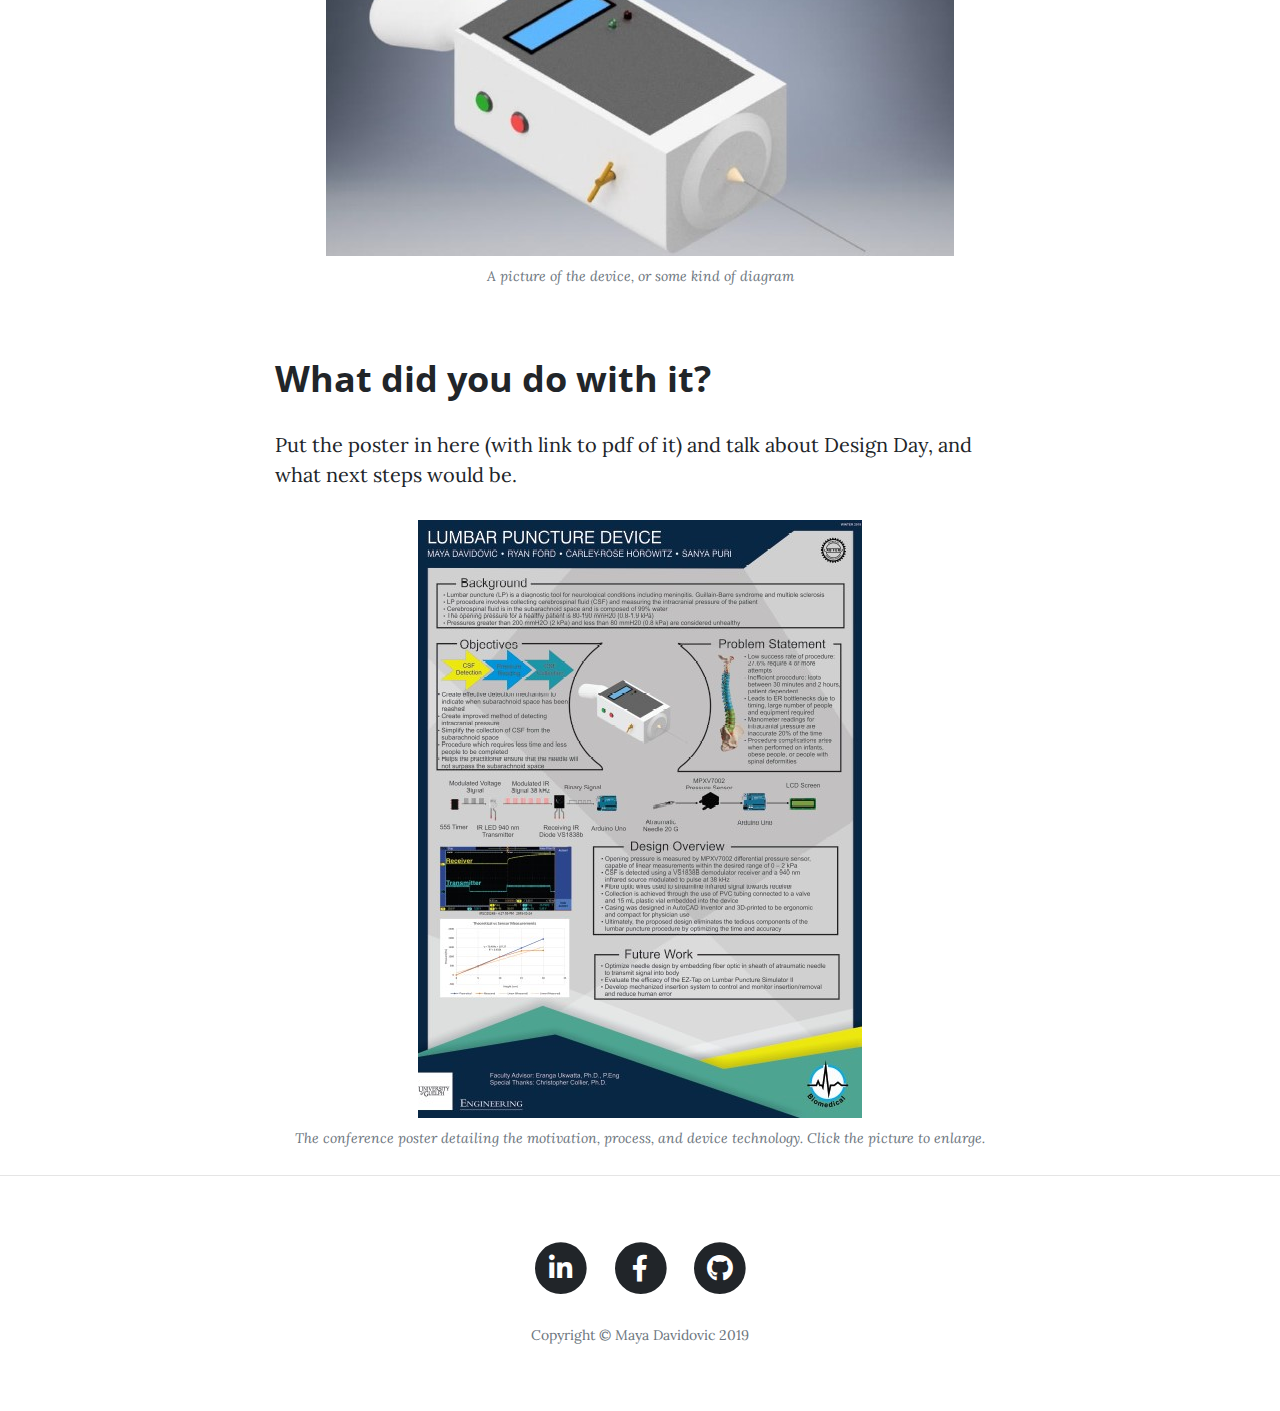
<file: medimonitor.html>
<!DOCTYPE html>
<html lang="en">

<head>

  <meta charset="utf-8">
  <meta name="viewport" content="width=device-width, initial-scale=1, shrink-to-fit=no">
  <meta name="description" content="">
  <meta name="author" content="">

  <title>Maya Davidovic</title>
  <link rel="shortcut icon" type="image/x-icon" href="img/favicon.ico">

  <!-- Bootstrap core CSS -->
  <link href="vendor/bootstrap/css/bootstrap.min.css" rel="stylesheet">

  <!-- Custom fonts for this template -->
  <link href="vendor/fontawesome-free/css/all.min.css" rel="stylesheet" type="text/css">
  <link href='https://fonts.googleapis.com/css?family=Lora:400,700,400italic,700italic' rel='stylesheet' type='text/css'>
  <link href='https://fonts.googleapis.com/css?family=Open+Sans:300italic,400italic,600italic,700italic,800italic,400,300,600,700,800' rel='stylesheet' type='text/css'>

  <!-- Custom styles for this template -->
  <link href="css/clean-blog.min.css" rel="stylesheet">

</head>

<body>

  <!-- Navigation -->
  <nav class="navbar navbar-expand-lg navbar-light fixed-top" id="mainNav">
    <div class="container">
      <a class="navbar-brand" href="index.html">Maya Davidovic</a>
      <button class="navbar-toggler navbar-toggler-right" type="button" data-toggle="collapse" data-target="#navbarResponsive" aria-controls="navbarResponsive" aria-expanded="false" aria-label="Toggle navigation">
        Menu
        <i class="fas fa-bars"></i>
      </button>
      <div class="collapse navbar-collapse" id="navbarResponsive">
        <ul class="navbar-nav ml-auto">
          <li class="nav-item">
            <a class="nav-link" href="index.html">Home</a>
          </li>
          <li class="nav-item">
            <a class="nav-link" href="about.html">About</a>
          </li>
          <li class="nav-item">
            <a class="nav-link" href="pdfs/resume.pdf" target="_blank">Resume</a>
          </li>
          <li class="nav-item">
            <a class="nav-link" href="post.html">Recent Posts</a>
          </li>
          <li class="nav-item">
            <a class="nav-link" href="projects.html">Projects</a>
          </li>
          <li class="nav-item">
            <a class="nav-link" href="contact.html">Contact</a>
          </li>
        </ul>
      </div>
    </div>
  </nav>

  <!-- Page Header -->
  <header class="masthead" style="background-image: url('img/post-bg.jpg')">
    <div class="overlay"></div>
    <div class="container">
      <div class="row">
        <div class="col-lg-8 col-md-10 mx-auto">
          <div class="post-heading">
            <h1>The MediMonitor</h1>
            <h2 class="subheading">The low-down on my favourite project I've been apart of so far in my career!</h2>
            <span class="meta">Posted by
              <a href="about.html">Maya Davidovic</a>
              on August 6, 2019</span>
          </div>
        </div>
      </div>
    </div>
  </header>

  <!-- Post Content -->
  <article>
    <div class="container">
      <div class="row">
        <div class="col-lg-8 col-md-10 mx-auto">
          <p>Lumbar puncture (or lumbar tap) is a diagnostic procedure used to collect CSF and measure intercranial pressure. The procedure as it’s done today consists of sticking a needle into the patient’s spine, attaching a glass manometer to the needle, then letting CSF drip out the end of the needle into a jar! Sounds painful, right? My team and I decided that there must be a better way to do this, and so the Lumbar Puncture Device was born.</p>

          <p>Our product combines the entire procedure into one compact device, making it much simpler and faster (and less scary) to complete the three main goals of lumbar punctures: (1) detect when the correct location has been reached by the needle tip, (2) measure the patient’s intracranial pressure, and (3) collect CSF. Don’t know what any of these words mean, or want to learn more about our design process? Then this is the post for you; keep reading down below for more info!</p>

          <h2 class="section-heading">What is lumbar puncture?</h2>

          <p>Talk about the process as it is done today.</p>

          <blockquote class="blockquote">Put a statistic here.</blockquote>

          <h2 class="section-heading">Okay, so how does this device solve that?</h2>

          <p>Talk about problem broken down, and how we solved each of those.</p>

          <a href="#">
            <div style="text-align: center">
              <img class="img-fluid" src="img/lumbar-puncture-orig.jpg" alt="Lumbar Puncture Device">
            </div>
          </a>
          <span class="caption text-muted">A picture of the device, or some kind of diagram</span>

          <h2 class="section-heading">What did you do with it?</h2>

          <p>Put the poster in here (with link to pdf of it) and talk about Design Day, and what next steps would be.</p>

          <a href="mayadavidovic.github.io/pdfs/lp-poster.pdf" target="_blank">
            <div style="text-align: center">
              <img class="img-fluid" src="img/poster.jpg" alt="Conference Poster">
            </div>
          </a>
          <span class="caption text-muted">The conference poster detailing the motivation, process, and device technology. Click the picture to enlarge.</span>
        </div>
      </div>
    </div>
  </article>

  <hr>

  <!-- Footer -->
  <footer>
    <div class="container">
      <div class="row">
        <div class="col-lg-8 col-md-10 mx-auto">
          <ul class="list-inline text-center">
            <li class="list-inline-item">
              <a href="https://www.linkedin.com/in/mayadavidovic/" target="_blank">
                <span class="fa-stack fa-lg">
                  <i class="fas fa-circle fa-stack-2x"></i>
                  <i class="fab fa-linkedin-in fa-stack-1x fa-inverse"></i>
                </span>
              </a>
            </li>
            <li class="list-inline-item">
              <a href="https://www.facebook.com/maya.davidovic.9" target="_blank">
                <span class="fa-stack fa-lg">
                  <i class="fas fa-circle fa-stack-2x"></i>
                  <i class="fab fa-facebook-f fa-stack-1x fa-inverse"></i>
                </span>
              </a>
            </li>
            <li class="list-inline-item">
              <a href="https://github.com/mayadavidovic" target="_blank">
                <span class="fa-stack fa-lg">
                  <i class="fas fa-circle fa-stack-2x"></i>
                  <i class="fab fa-github fa-stack-1x fa-inverse"></i>
                </span>
              </a>
            </li>
          </ul>
          <p class="copyright text-muted">Copyright &copy; Maya Davidovic 2019</p>
        </div>
      </div>
    </div>
  </footer>

  <!-- Bootstrap core JavaScript -->
  <script src="vendor/jquery/jquery.min.js"></script>
  <script src="vendor/bootstrap/js/bootstrap.bundle.min.js"></script>

  <!-- Custom scripts for this template -->
  <script src="js/clean-blog.min.js"></script>

</body>

</html>
</file>
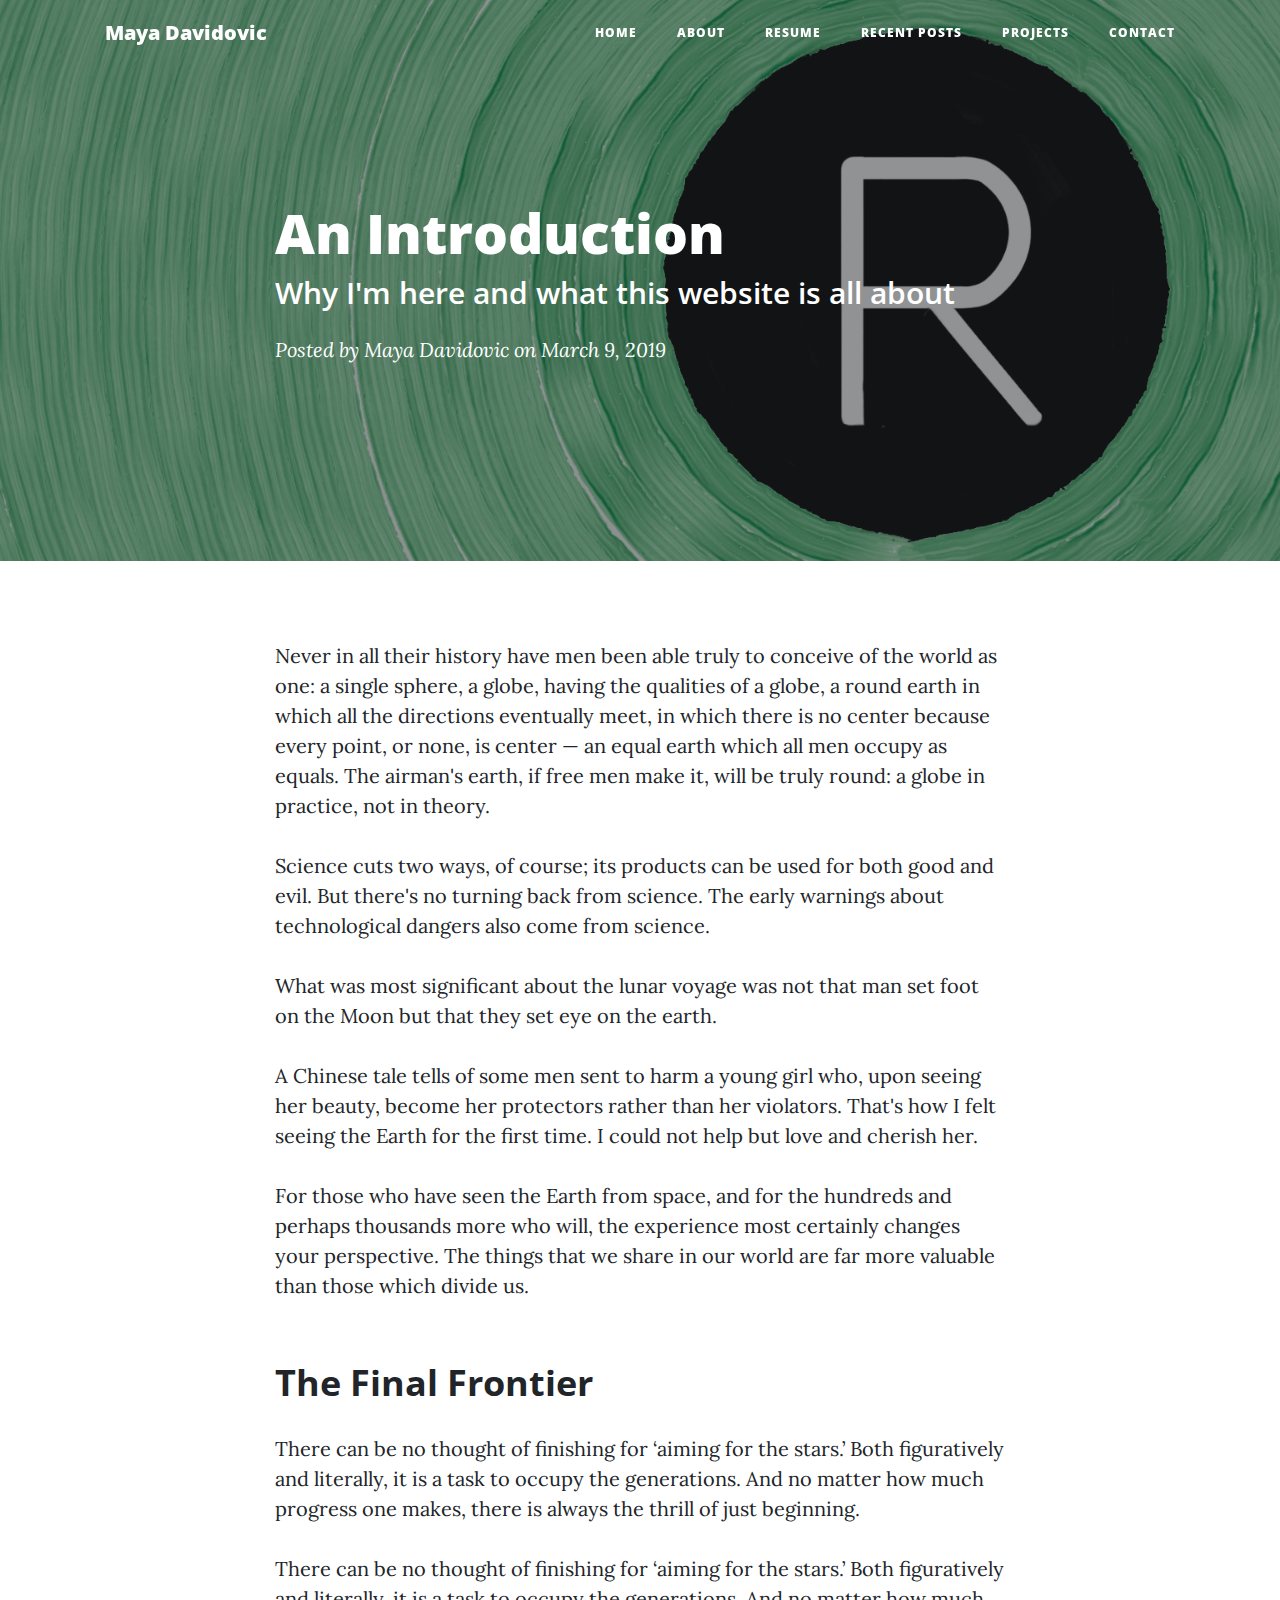
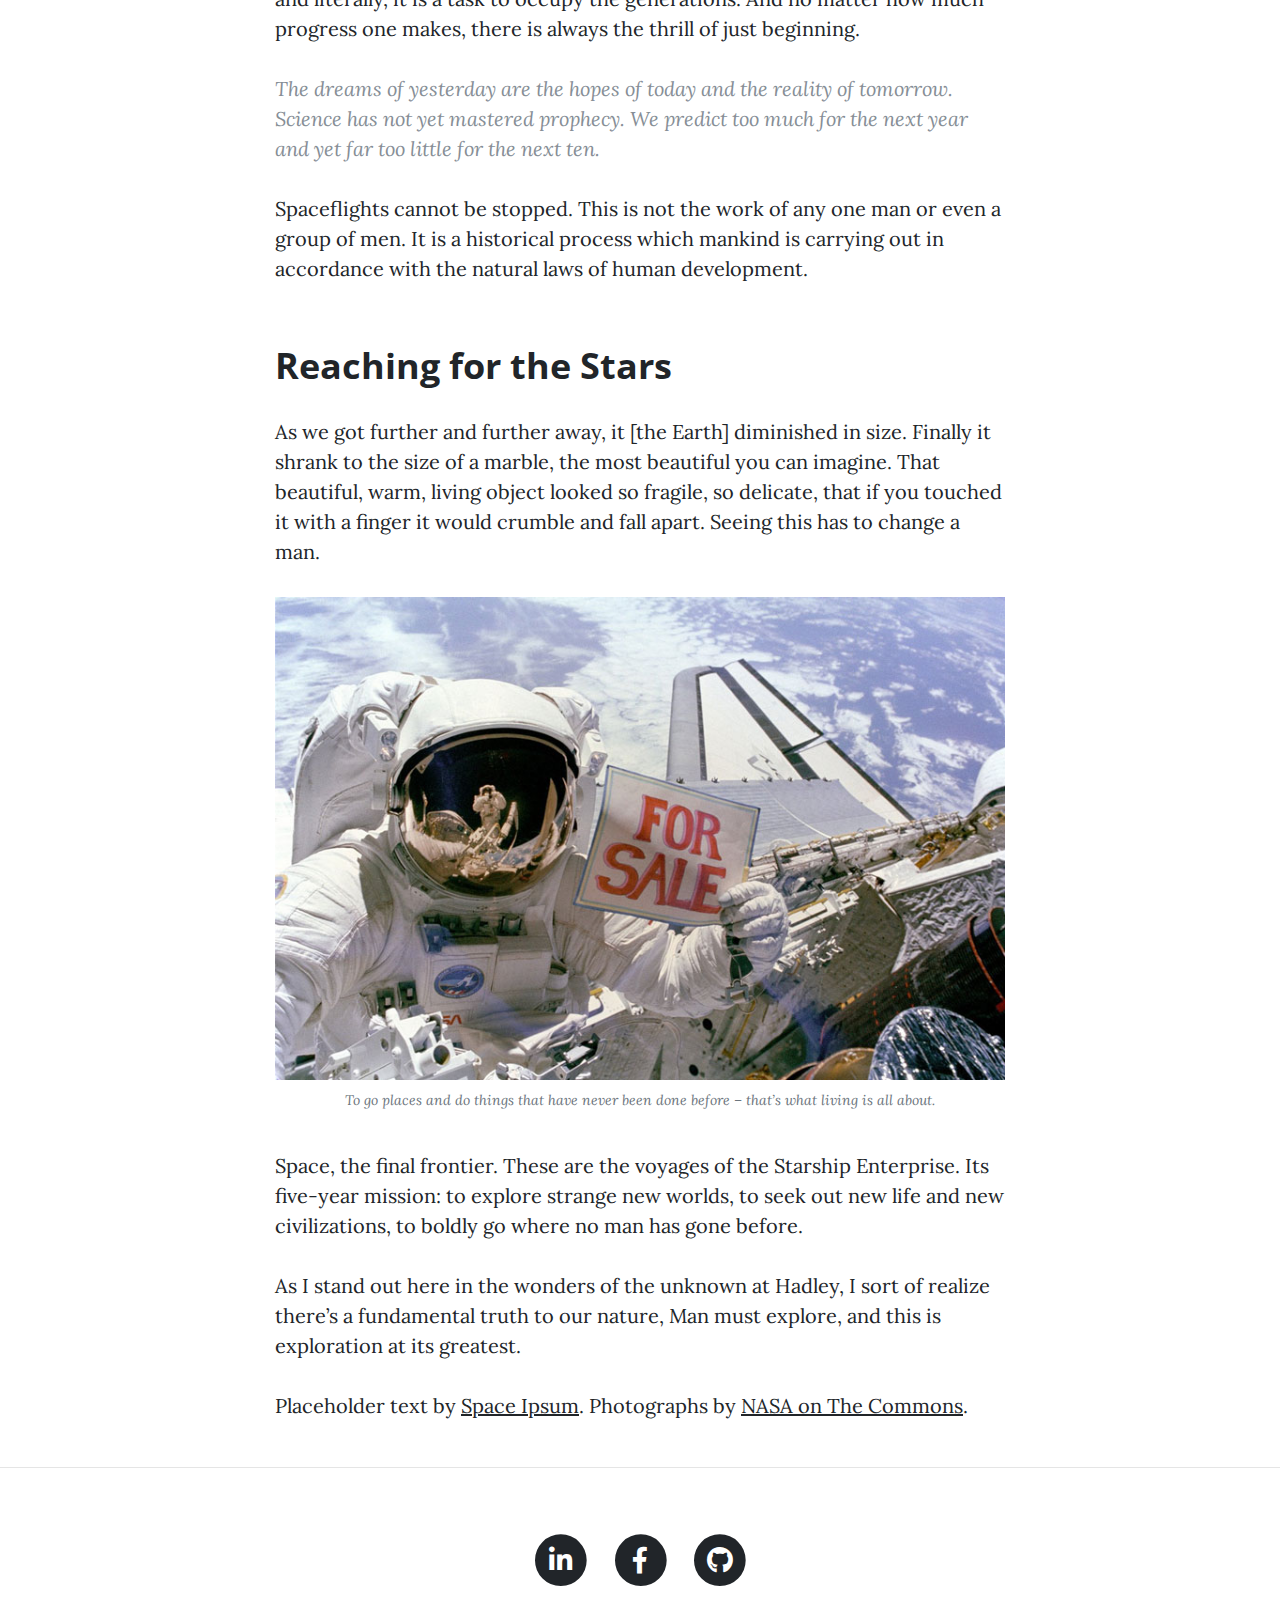
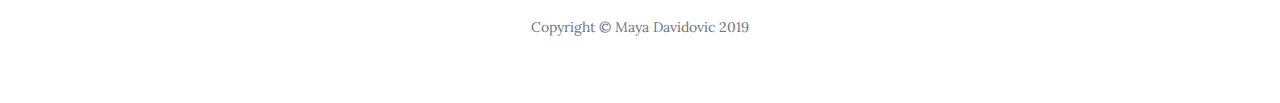
<file: post.html>
<!DOCTYPE html>
<html lang="en">

<head>

  <meta charset="utf-8">
  <meta name="viewport" content="width=device-width, initial-scale=1, shrink-to-fit=no">
  <meta name="description" content="">
  <meta name="author" content="">

  <title>Maya Davidovic</title>
  <link rel="shortcut icon" type="image/x-icon" href="img/favicon.ico">

  <!-- Bootstrap core CSS -->
  <link href="vendor/bootstrap/css/bootstrap.min.css" rel="stylesheet">

  <!-- Custom fonts for this template -->
  <link href="vendor/fontawesome-free/css/all.min.css" rel="stylesheet" type="text/css">
  <link href='https://fonts.googleapis.com/css?family=Lora:400,700,400italic,700italic' rel='stylesheet' type='text/css'>
  <link href='https://fonts.googleapis.com/css?family=Open+Sans:300italic,400italic,600italic,700italic,800italic,400,300,600,700,800' rel='stylesheet' type='text/css'>

  <!-- Custom styles for this template -->
  <link href="css/clean-blog.min.css" rel="stylesheet">

</head>

<body>

  <!-- Navigation -->
  <nav class="navbar navbar-expand-lg navbar-light fixed-top" id="mainNav">
    <div class="container">
      <a class="navbar-brand" href="index.html">Maya Davidovic</a>
      <button class="navbar-toggler navbar-toggler-right" type="button" data-toggle="collapse" data-target="#navbarResponsive" aria-controls="navbarResponsive" aria-expanded="false" aria-label="Toggle navigation">
        Menu
        <i class="fas fa-bars"></i>
      </button>
      <div class="collapse navbar-collapse" id="navbarResponsive">
        <ul class="navbar-nav ml-auto">
          <li class="nav-item">
            <a class="nav-link" href="index.html">Home</a>
          </li>
          <li class="nav-item">
            <a class="nav-link" href="about.html">About</a>
          </li>
          <li class="nav-item">
            <a class="nav-link" href="pdfs/resume.pdf" target="_blank">Resume</a>
          </li>
          <li class="nav-item">
            <a class="nav-link" href="post.html">Recent Posts</a>
          </li>
          <li class="nav-item">
            <a class="nav-link" href="projects.html">Projects</a>
          </li>
          <li class="nav-item">
            <a class="nav-link" href="contact.html">Contact</a>
          </li>
        </ul>
      </div>
    </div>
  </nav>

  <!-- Page Header -->
  <header class="masthead" style="background-image: url('img/recents.jpg')">
    <div class="overlay"></div>
    <div class="container">
      <div class="row">
        <div class="col-lg-8 col-md-10 mx-auto">
          <div class="post-heading">
            <h1>An Introduction</h1>
            <h2 class="subheading">Why I'm here and what this website is all about</h2>
            <span class="meta">Posted by
              <a href="about.html">Maya Davidovic</a>
              on March 9, 2019</span>
          </div>
        </div>
      </div>
    </div>
  </header>

  <!-- Post Content -->
  <article>
    <div class="container">
      <div class="row">
        <div class="col-lg-8 col-md-10 mx-auto">
          <p>Never in all their history have men been able truly to conceive of the world as one: a single sphere, a globe, having the qualities of a globe, a round earth in which all the directions eventually meet, in which there is no center because every point, or none, is center — an equal earth which all men occupy as equals. The airman's earth, if free men make it, will be truly round: a globe in practice, not in theory.</p>

          <p>Science cuts two ways, of course; its products can be used for both good and evil. But there's no turning back from science. The early warnings about technological dangers also come from science.</p>

          <p>What was most significant about the lunar voyage was not that man set foot on the Moon but that they set eye on the earth.</p>

          <p>A Chinese tale tells of some men sent to harm a young girl who, upon seeing her beauty, become her protectors rather than her violators. That's how I felt seeing the Earth for the first time. I could not help but love and cherish her.</p>

          <p>For those who have seen the Earth from space, and for the hundreds and perhaps thousands more who will, the experience most certainly changes your perspective. The things that we share in our world are far more valuable than those which divide us.</p>

          <h2 class="section-heading">The Final Frontier</h2>

          <p>There can be no thought of finishing for ‘aiming for the stars.’ Both figuratively and literally, it is a task to occupy the generations. And no matter how much progress one makes, there is always the thrill of just beginning.</p>

          <p>There can be no thought of finishing for ‘aiming for the stars.’ Both figuratively and literally, it is a task to occupy the generations. And no matter how much progress one makes, there is always the thrill of just beginning.</p>

          <blockquote class="blockquote">The dreams of yesterday are the hopes of today and the reality of tomorrow. Science has not yet mastered prophecy. We predict too much for the next year and yet far too little for the next ten.</blockquote>

          <p>Spaceflights cannot be stopped. This is not the work of any one man or even a group of men. It is a historical process which mankind is carrying out in accordance with the natural laws of human development.</p>

          <h2 class="section-heading">Reaching for the Stars</h2>

          <p>As we got further and further away, it [the Earth] diminished in size. Finally it shrank to the size of a marble, the most beautiful you can imagine. That beautiful, warm, living object looked so fragile, so delicate, that if you touched it with a finger it would crumble and fall apart. Seeing this has to change a man.</p>

          <a href="#">
            <img class="img-fluid" src="img/post-sample-image.jpg" alt="">
          </a>
          <span class="caption text-muted">To go places and do things that have never been done before – that’s what living is all about.</span>

          <p>Space, the final frontier. These are the voyages of the Starship Enterprise. Its five-year mission: to explore strange new worlds, to seek out new life and new civilizations, to boldly go where no man has gone before.</p>

          <p>As I stand out here in the wonders of the unknown at Hadley, I sort of realize there’s a fundamental truth to our nature, Man must explore, and this is exploration at its greatest.</p>

          <p>Placeholder text by
            <a href="http://spaceipsum.com/">Space Ipsum</a>. Photographs by
            <a href="https://www.flickr.com/photos/nasacommons/">NASA on The Commons</a>.</p>
        </div>
      </div>
    </div>
  </article>

  <hr>

  <!-- Footer -->
  <footer>
    <div class="container">
      <div class="row">
        <div class="col-lg-8 col-md-10 mx-auto">
          <ul class="list-inline text-center">
            <li class="list-inline-item">
              <a href="https://www.linkedin.com/in/mayadavidovic/" target="_blank">
                <span class="fa-stack fa-lg">
                  <i class="fas fa-circle fa-stack-2x"></i>
                  <i class="fab fa-linkedin-in fa-stack-1x fa-inverse"></i>
                </span>
              </a>
            </li>
            <li class="list-inline-item">
              <a href="https://www.facebook.com/maya.davidovic.9" target="_blank">
                <span class="fa-stack fa-lg">
                  <i class="fas fa-circle fa-stack-2x"></i>
                  <i class="fab fa-facebook-f fa-stack-1x fa-inverse"></i>
                </span>
              </a>
            </li>
            <li class="list-inline-item">
              <a href="https://github.com/mayadavidovic" target="_blank">
                <span class="fa-stack fa-lg">
                  <i class="fas fa-circle fa-stack-2x"></i>
                  <i class="fab fa-github fa-stack-1x fa-inverse"></i>
                </span>
              </a>
            </li>
          </ul>
          <p class="copyright text-muted">Copyright &copy; Maya Davidovic 2019</p>
        </div>
      </div>
    </div>
  </footer>

  <!-- Bootstrap core JavaScript -->
  <script src="vendor/jquery/jquery.min.js"></script>
  <script src="vendor/bootstrap/js/bootstrap.bundle.min.js"></script>

  <!-- Custom scripts for this template -->
  <script src="js/clean-blog.min.js"></script>

</body>

</html>
</file>
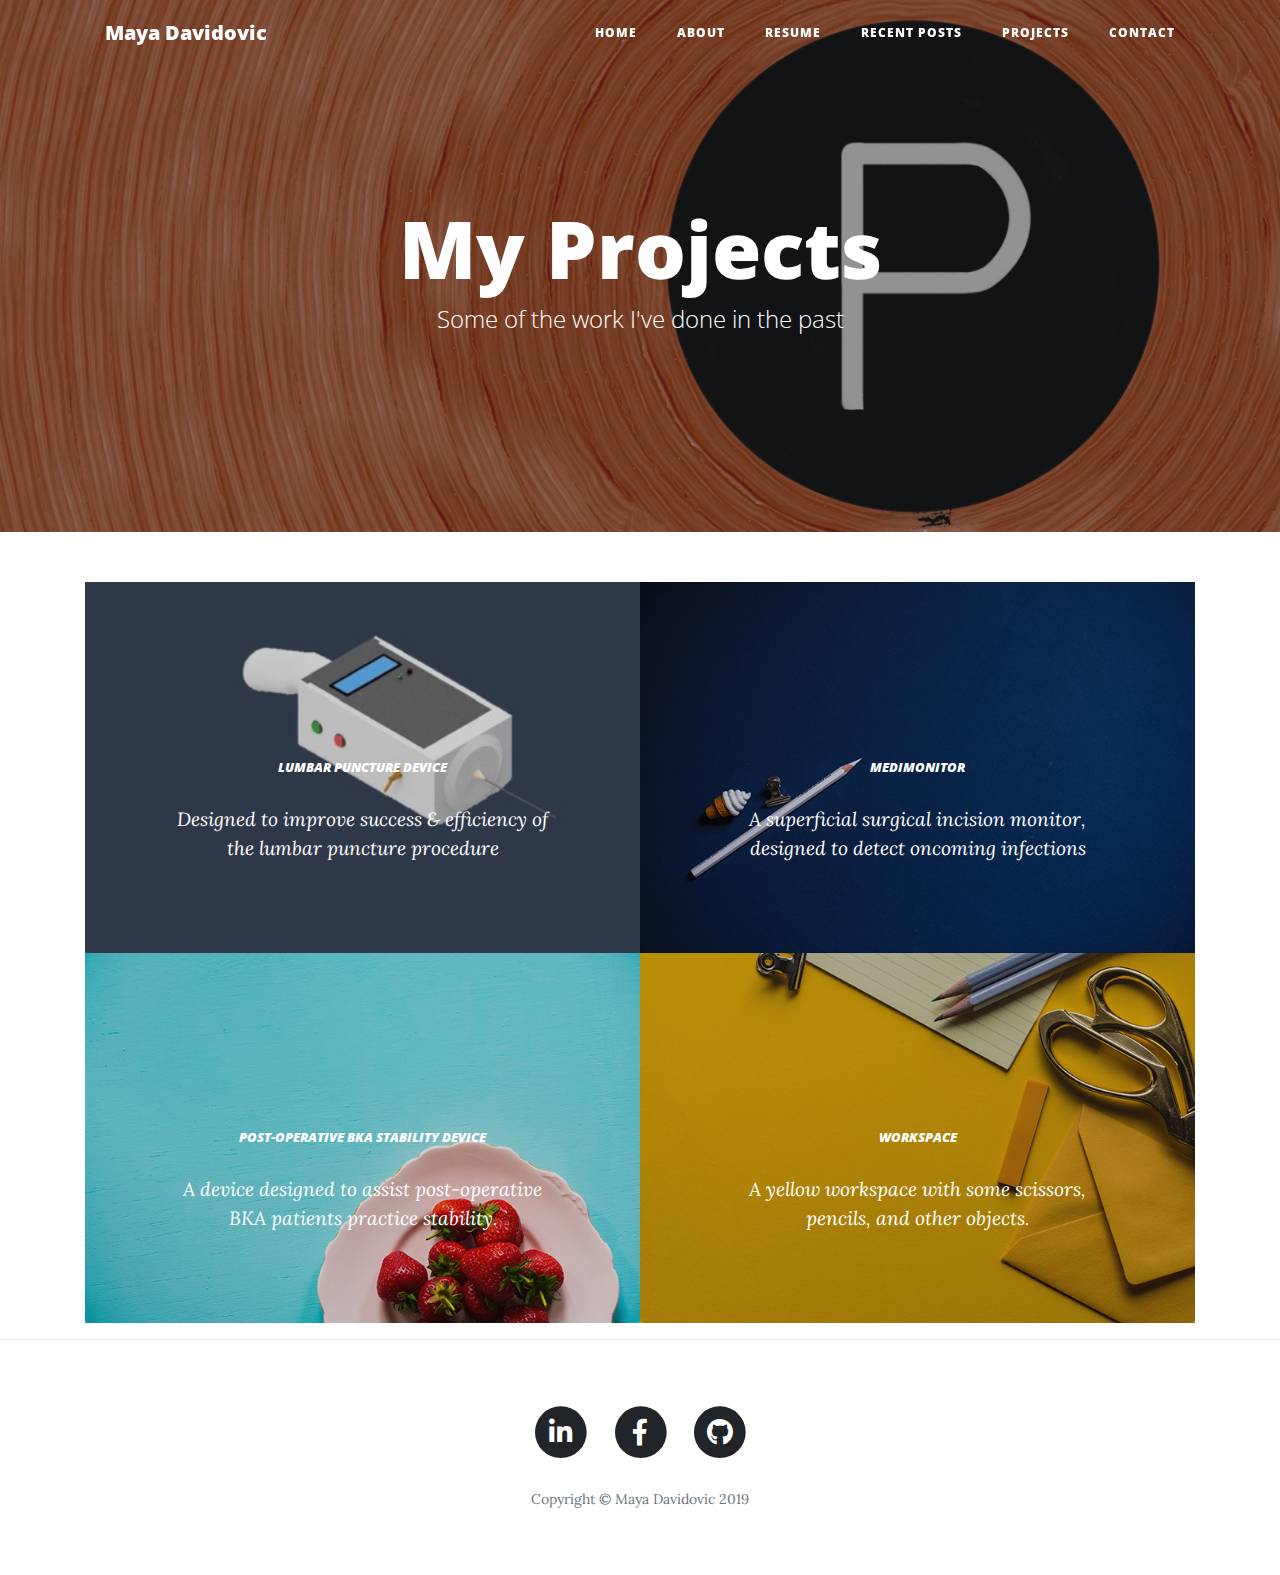
<file: projects.html>
<!DOCTYPE html>
<html lang="en">

<head>

  <meta charset="utf-8">
  <meta name="viewport" content="width=device-width, initial-scale=1, shrink-to-fit=no">
  <meta name="description" content="">
  <meta name="author" content="">

  <title>Maya Davidovic</title>
  <link rel="shortcut icon" type="image/x-icon" href="img/favicon.ico">

  <!-- Bootstrap core CSS -->
  <link href="vendor/bootstrap/css/bootstrap.min.css" rel="stylesheet">

  <!-- Custom fonts for this template -->
  <link href="vendor/fontawesome-free/css/all.min.css" rel="stylesheet" type="text/css">
  <link href='https://fonts.googleapis.com/css?family=Lora:400,700,400italic,700italic' rel='stylesheet' type='text/css'>
  <link href='https://fonts.googleapis.com/css?family=Open+Sans:300italic,400italic,600italic,700italic,800italic,400,300,600,700,800' rel='stylesheet' type='text/css'>

  <!-- Custom styles for this template -->
  <link href="css/clean-blog.min.css" rel="stylesheet">


<meta name="viewport" content="width=device-width, initial-scale=1">
<style>
portfolio-item {
  display: block;
  position: relative;
  overflow: hidden;
  max-width: 530px;
  margin: auto auto 1rem;
}

.portfolio-item .caption {
  display: -webkit-box;
  display: -ms-flexbox;
  display: flex;
  height: 100%;
  width: 100%;
  background-color: rgba(33, 37, 41, 0.2);
  position: absolute;
  top: 0;
  bottom: 0;
  z-index: 1;
}

.portfolio-item .caption .caption-content {
  color: #fff;
  margin: auto 2rem 2rem;
}

.portfolio-item .caption .caption-content h2 {
  font-size: 0.8rem;
  text-transform: uppercase;
}

.portfolio-item .caption .caption-content p {
  font-weight: 300;
  font-size: 1.2rem;
}

@media (min-width: 992px) {
  .portfolio-item {
    max-width: none;
    margin: 0;
  }
  .portfolio-item .caption {
    -webkit-transition: -webkit-clip-path 0.25s ease-out, background-color 0.7s;
    -webkit-clip-path: inset(0px);
    clip-path: inset(0px);
  }
  .portfolio-item .caption .caption-content {
    -webkit-transition: opacity 0.25s;
    transition: opacity 0.25s;
    margin-left: 5rem;
    margin-right: 5rem;
    margin-bottom: 5rem;
  }
  .portfolio-item img {
    -webkit-transition: -webkit-clip-path 0.25s ease-out;
    -webkit-clip-path: inset(-1px);
    clip-path: inset(-1px);
  }
  .portfolio-item:hover img {
    -webkit-clip-path: inset(2rem);
    clip-path: inset(2rem);
  }
  .portfolio-item:hover .caption {
    background-color: rgba(29, 128, 159, 0.9);
    -webkit-clip-path: inset(2rem);
    clip-path: inset(2rem);
  }
}

</style>
</head>

<body>

  <!-- Navigation -->
  <nav class="navbar navbar-expand-lg navbar-light fixed-top" id="mainNav">
    <div class="container">
      <a class="navbar-brand" href="index.html">Maya Davidovic</a>
      <button class="navbar-toggler navbar-toggler-right" type="button" data-toggle="collapse" data-target="#navbarResponsive" aria-controls="navbarResponsive" aria-expanded="false" aria-label="Toggle navigation">
        Menu
        <i class="fas fa-bars"></i>
      </button>
      <div class="collapse navbar-collapse" id="navbarResponsive">
        <ul class="navbar-nav ml-auto">
          <li class="nav-item">
            <a class="nav-link" href="index.html">Home</a>
          </li>
          <li class="nav-item">
            <a class="nav-link" href="about.html">About</a>
          </li>
          <li class="nav-item">
            <a class="nav-link" href="pdfs/resume.pdf" target="_blank">Resume</a>
          </li>
          <li class="nav-item">
            <a class="nav-link" href="post.html">Recent Posts</a>
          </li>
          <li class="nav-item">
            <a class="nav-link" href="projects.html">Projects</a>
          </li>
          <li class="nav-item">
            <a class="nav-link" href="contact.html">Contact</a>
          </li>
        </ul>
      </div>
    </div>
  </nav>

  <!-- Page Header -->
  <header class="masthead" style="background-image: url('img/projects.jpg')">
    <div class="overlay"></div>
    <div class="container">
      <div class="row">
        <div class="col-lg-8 col-md-10 mx-auto">
          <div class="page-heading">
            <h1>My Projects</h1>
            <span class="subheading">Some of the work I've done in the past</span>
          </div>
        </div>
      </div>
    </div>
  </header>

  <!-- Main Content
  <div class="container">
    <div class="row">
      <div class="col-lg-8 col-md-10 mx-auto">
        <p>insert project summaries with links here</p>
      </div>
    </div>
  </div>

  <div class="container">
    <img src="img/lumbar-puncture.jpg">
    <div class="image">
    <div class="middle">
    <div class="overlay">
    <div class="text">Lumbar puncture (or lumbar tap) is a diagnostic procedure used to collect CSF and measure intercranial pressure. The procedure as it’s done today consists of sticking a needle into the patient’s spine, attaching a glass manometer to the needle, then letting CSF drip out the end of the needle into a jar! Sounds painful, right? My team and I decided that there must be a better way to do this, and so the EZ-Tap Lumbar Puncture Device was born. Our product combines the entire procedure into one compact device, making it much simpler and faster (and less scary) to complete the three main goals of lumbar punctures: (1) detect when the current location has been reached by the needle tip, (2) measure the patient’s intracranial pressure, and (3) collect CSF. Don’t know what any of these words mean, or want to learn more about our design process? Click for more info!</div>
  </div>
</div>-->

<!-- Portfolio -->
  <section class="content-section" id="portfolio">
    <div class="container">
      <!--<div class="content-section-heading text-center">
        <h3 class="text-secondary mb-0">Portfolio</h3>
        <h2 class="mb-5">Recent Projects</h2>
      </div>-->
      <div class="row no-gutters">
        <div class="col-lg-6">
          <a class="portfolio-item" href="lumbartap.html">
            <span class="caption">
              <span class="caption-content">
                <h2>Lumbar Puncture Device</h2>
                <p class="mb-0">Designed to improve success & efficiency of the lumbar puncture procedure</p>
              </span>
            </span>
            <img class="img-fluid" src="img/lumbar-puncture.jpg" alt="">
          </a>
        </div>
        <div class="col-lg-6">
          <a class="portfolio-item" href="medimonitor.html">
            <span class="caption">
              <span class="caption-content">
                <h2>MediMonitor</h2>
                <p class="mb-0">A superficial surgical incision monitor, designed to detect oncoming infections</p>
              </span>
            </span>
            <img class="img-fluid" src="img/portfolio-2.jpg" alt="">
          </a>
        </div>
        <div class="col-lg-6">
          <a class="portfolio-item" href="stability.html">
            <span class="caption">
              <span class="caption-content">
                <h2>Post-Operative BKA Stability Device</h2>
                <p class="mb-0">A device designed to assist post-operative BKA patients practice stability.</p>
              </span>
            </span>
            <img class="img-fluid" src="img/portfolio-3.jpg" alt="">
          </a>
        </div>
        <div class="col-lg-6">
          <a class="portfolio-item" href="#">
            <span class="caption">
              <span class="caption-content">
                <h2>Workspace</h2>
                <p class="mb-0">A yellow workspace with some scissors, pencils, and other objects.</p>
              </span>
            </span>
            <img class="img-fluid" src="img/portfolio-4.jpg" alt="">
          </a>
        </div>
      </div>
    </div>
  </section>

  <hr>

  <!-- Footer -->
  <footer>
    <div class="container">
      <div class="row">
        <div class="col-lg-8 col-md-10 mx-auto">
          <ul class="list-inline text-center">
            <li class="list-inline-item">
              <a href="https://www.linkedin.com/in/mayadavidovic/" target="_blank">
                <span class="fa-stack fa-lg">
                  <i class="fas fa-circle fa-stack-2x"></i>
                  <i class="fab fa-linkedin-in fa-stack-1x fa-inverse"></i>
                </span>
              </a>
            </li>
            <li class="list-inline-item">
              <a href="https://www.facebook.com/maya.davidovic.9" target="_blank">
                <span class="fa-stack fa-lg">
                  <i class="fas fa-circle fa-stack-2x"></i>
                  <i class="fab fa-facebook-f fa-stack-1x fa-inverse"></i>
                </span>
              </a>
            </li>
            <li class="list-inline-item">
              <a href="https://github.com/mayadavidovic" target="_blank">
                <span class="fa-stack fa-lg">
                  <i class="fas fa-circle fa-stack-2x"></i>
                  <i class="fab fa-github fa-stack-1x fa-inverse"></i>
                </span>
              </a>
            </li>
          </ul>
          <p class="copyright text-muted">Copyright &copy; Maya Davidovic 2019</p>
        </div>
      </div>
    </div>
  </footer>

  <!-- Bootstrap core JavaScript -->
  <script src="vendor/jquery/jquery.min.js"></script>
  <script src="vendor/bootstrap/js/bootstrap.bundle.min.js"></script>

  <!-- Custom scripts for this template -->
  <script src="js/clean-blog.min.js"></script>

</body>

</html>
</file>
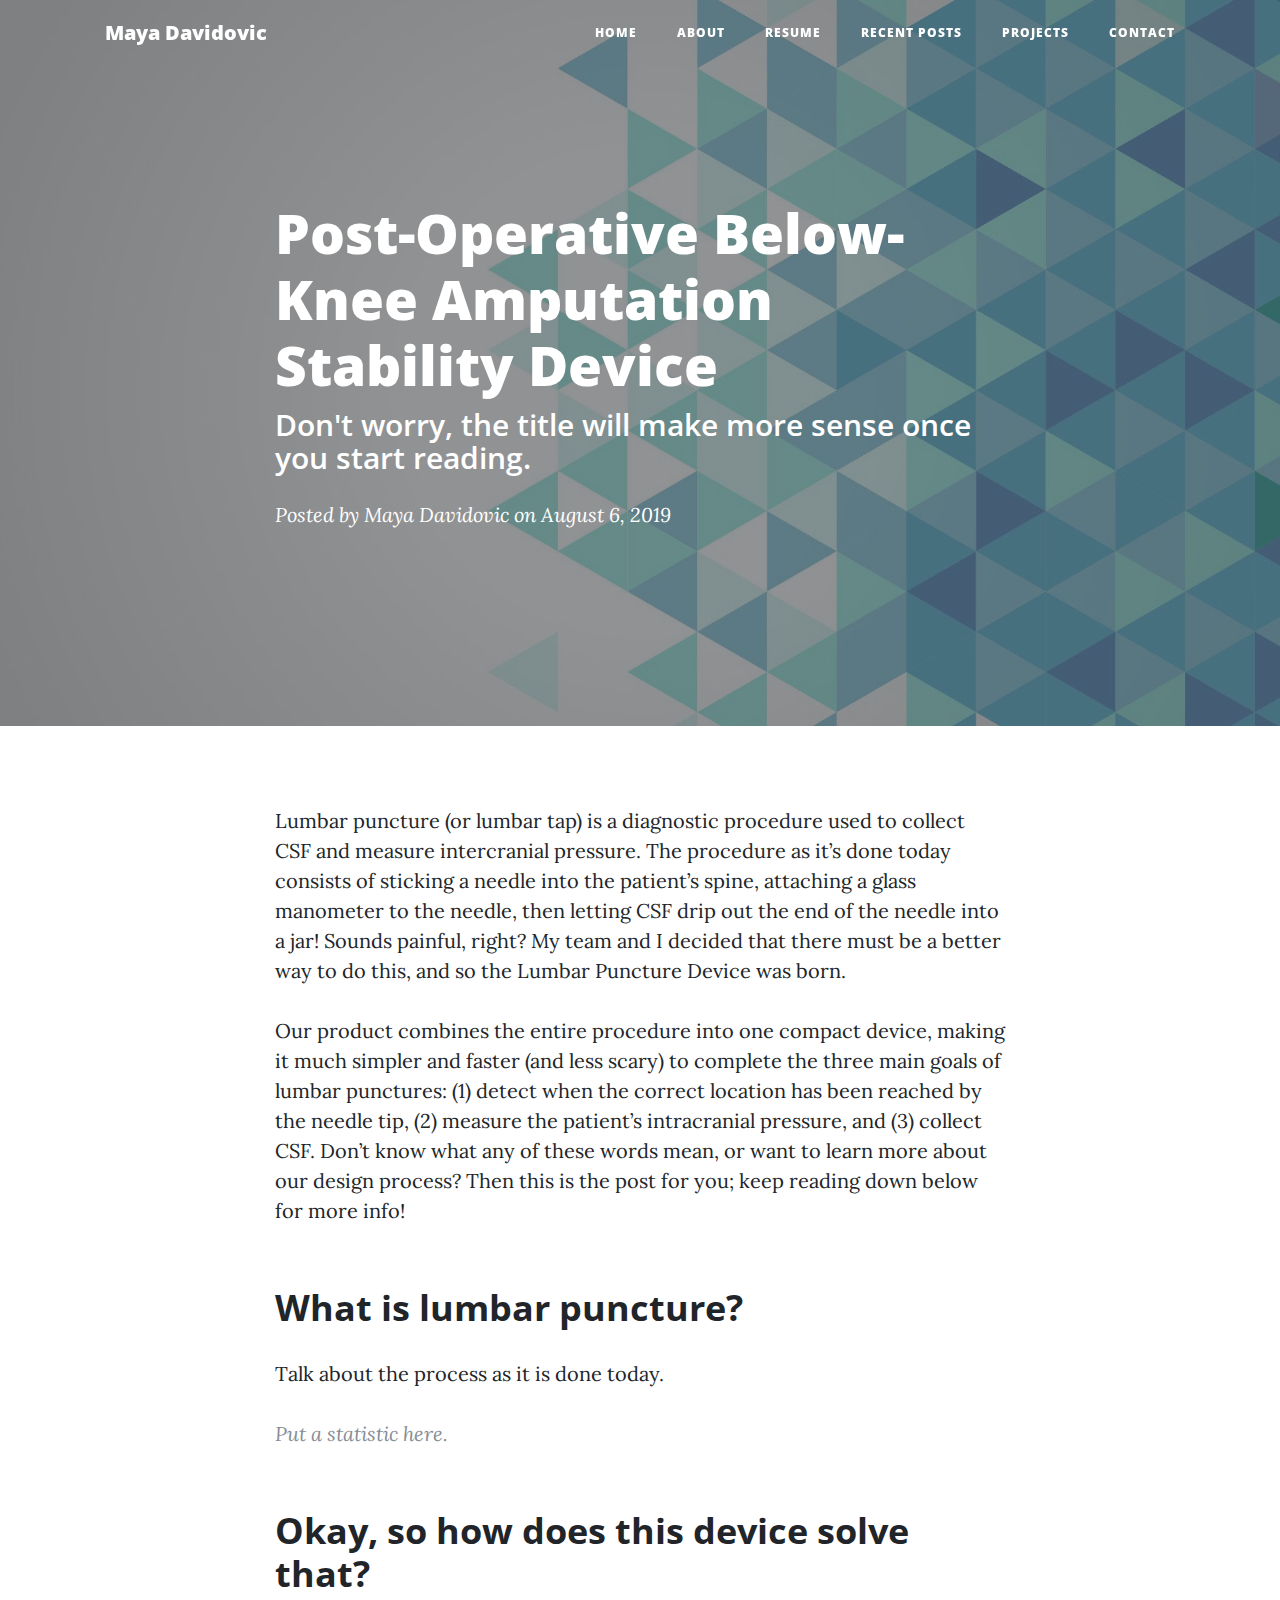
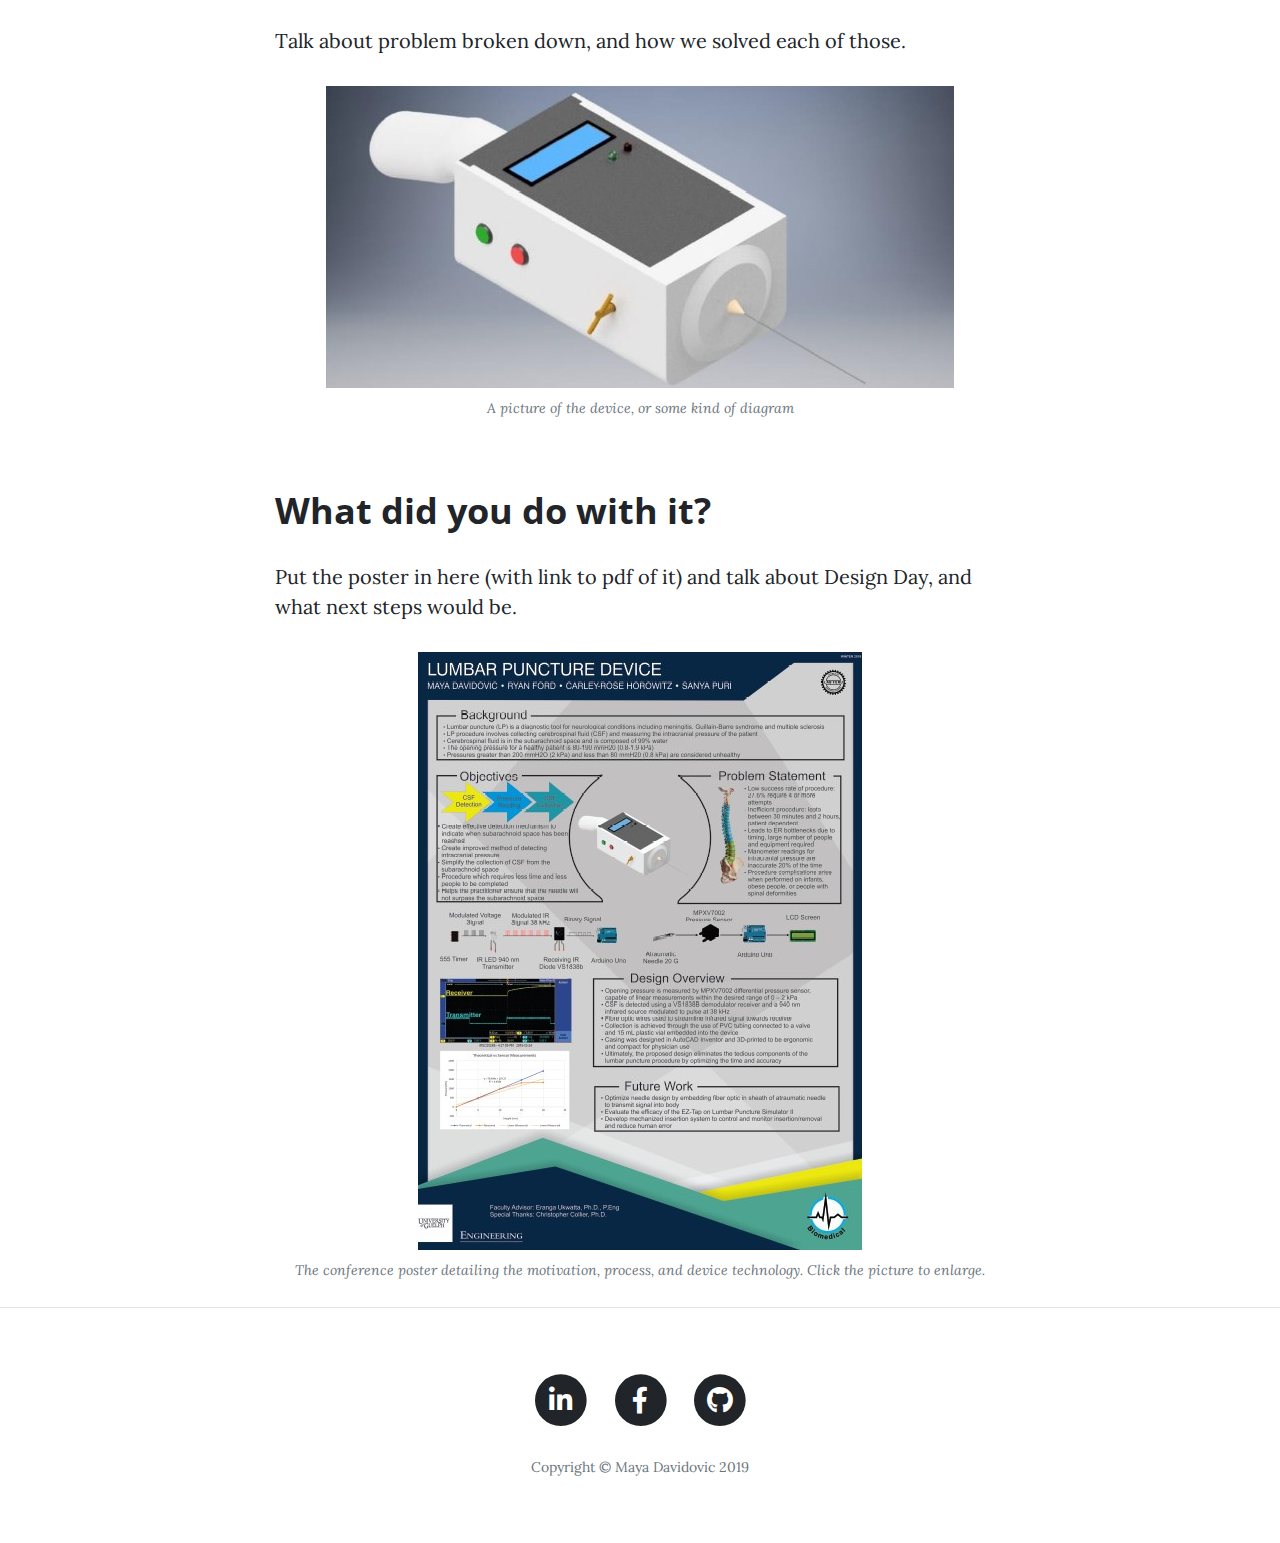
<file: stability.html>
<!DOCTYPE html>
<html lang="en">

<head>

  <meta charset="utf-8">
  <meta name="viewport" content="width=device-width, initial-scale=1, shrink-to-fit=no">
  <meta name="description" content="">
  <meta name="author" content="">

  <title>Maya Davidovic</title>
  <link rel="shortcut icon" type="image/x-icon" href="img/favicon.ico">

  <!-- Bootstrap core CSS -->
  <link href="vendor/bootstrap/css/bootstrap.min.css" rel="stylesheet">

  <!-- Custom fonts for this template -->
  <link href="vendor/fontawesome-free/css/all.min.css" rel="stylesheet" type="text/css">
  <link href='https://fonts.googleapis.com/css?family=Lora:400,700,400italic,700italic' rel='stylesheet' type='text/css'>
  <link href='https://fonts.googleapis.com/css?family=Open+Sans:300italic,400italic,600italic,700italic,800italic,400,300,600,700,800' rel='stylesheet' type='text/css'>

  <!-- Custom styles for this template -->
  <link href="css/clean-blog.min.css" rel="stylesheet">

</head>

<body>

  <!-- Navigation -->
  <nav class="navbar navbar-expand-lg navbar-light fixed-top" id="mainNav">
    <div class="container">
      <a class="navbar-brand" href="index.html">Maya Davidovic</a>
      <button class="navbar-toggler navbar-toggler-right" type="button" data-toggle="collapse" data-target="#navbarResponsive" aria-controls="navbarResponsive" aria-expanded="false" aria-label="Toggle navigation">
        Menu
        <i class="fas fa-bars"></i>
      </button>
      <div class="collapse navbar-collapse" id="navbarResponsive">
        <ul class="navbar-nav ml-auto">
          <li class="nav-item">
            <a class="nav-link" href="index.html">Home</a>
          </li>
          <li class="nav-item">
            <a class="nav-link" href="about.html">About</a>
          </li>
          <li class="nav-item">
            <a class="nav-link" href="pdfs/resume.pdf" target="_blank">Resume</a>
          </li>
          <li class="nav-item">
            <a class="nav-link" href="post.html">Recent Posts</a>
          </li>
          <li class="nav-item">
            <a class="nav-link" href="projects.html">Projects</a>
          </li>
          <li class="nav-item">
            <a class="nav-link" href="contact.html">Contact</a>
          </li>
        </ul>
      </div>
    </div>
  </nav>

  <!-- Page Header -->
  <header class="masthead" style="background-image: url('img/post-bg.jpg')">
    <div class="overlay"></div>
    <div class="container">
      <div class="row">
        <div class="col-lg-8 col-md-10 mx-auto">
          <div class="post-heading">
            <h1>Post-Operative Below-Knee Amputation Stability Device</h1>
            <h2 class="subheading">Don't worry, the title will make more sense once you start reading.</h2>
            <span class="meta">Posted by
              <a href="about.html">Maya Davidovic</a>
              on August 6, 2019</span>
          </div>
        </div>
      </div>
    </div>
  </header>

  <!-- Post Content -->
  <article>
    <div class="container">
      <div class="row">
        <div class="col-lg-8 col-md-10 mx-auto">
          <p>Lumbar puncture (or lumbar tap) is a diagnostic procedure used to collect CSF and measure intercranial pressure. The procedure as it’s done today consists of sticking a needle into the patient’s spine, attaching a glass manometer to the needle, then letting CSF drip out the end of the needle into a jar! Sounds painful, right? My team and I decided that there must be a better way to do this, and so the Lumbar Puncture Device was born.</p>

          <p>Our product combines the entire procedure into one compact device, making it much simpler and faster (and less scary) to complete the three main goals of lumbar punctures: (1) detect when the correct location has been reached by the needle tip, (2) measure the patient’s intracranial pressure, and (3) collect CSF. Don’t know what any of these words mean, or want to learn more about our design process? Then this is the post for you; keep reading down below for more info!</p>

          <h2 class="section-heading">What is lumbar puncture?</h2>

          <p>Talk about the process as it is done today.</p>

          <blockquote class="blockquote">Put a statistic here.</blockquote>

          <h2 class="section-heading">Okay, so how does this device solve that?</h2>

          <p>Talk about problem broken down, and how we solved each of those.</p>

          <a href="#">
            <div style="text-align: center">
              <img class="img-fluid" src="img/lumbar-puncture-orig.jpg" alt="Lumbar Puncture Device">
            </div>
          </a>
          <span class="caption text-muted">A picture of the device, or some kind of diagram</span>

          <h2 class="section-heading">What did you do with it?</h2>

          <p>Put the poster in here (with link to pdf of it) and talk about Design Day, and what next steps would be.</p>

          <a href="mayadavidovic.github.io/pdfs/lp-poster.pdf" target="_blank">
            <div style="text-align: center">
              <img class="img-fluid" src="img/poster.jpg" alt="Conference Poster">
            </div>
          </a>
          <span class="caption text-muted">The conference poster detailing the motivation, process, and device technology. Click the picture to enlarge.</span>
        </div>
      </div>
    </div>
  </article>

  <hr>

  <!-- Footer -->
  <footer>
    <div class="container">
      <div class="row">
        <div class="col-lg-8 col-md-10 mx-auto">
          <ul class="list-inline text-center">
            <li class="list-inline-item">
              <a href="https://www.linkedin.com/in/mayadavidovic/" target="_blank">
                <span class="fa-stack fa-lg">
                  <i class="fas fa-circle fa-stack-2x"></i>
                  <i class="fab fa-linkedin-in fa-stack-1x fa-inverse"></i>
                </span>
              </a>
            </li>
            <li class="list-inline-item">
              <a href="https://www.facebook.com/maya.davidovic.9" target="_blank">
                <span class="fa-stack fa-lg">
                  <i class="fas fa-circle fa-stack-2x"></i>
                  <i class="fab fa-facebook-f fa-stack-1x fa-inverse"></i>
                </span>
              </a>
            </li>
            <li class="list-inline-item">
              <a href="https://github.com/mayadavidovic" target="_blank">
                <span class="fa-stack fa-lg">
                  <i class="fas fa-circle fa-stack-2x"></i>
                  <i class="fab fa-github fa-stack-1x fa-inverse"></i>
                </span>
              </a>
            </li>
          </ul>
          <p class="copyright text-muted">Copyright &copy; Maya Davidovic 2019</p>
        </div>
      </div>
    </div>
  </footer>

  <!-- Bootstrap core JavaScript -->
  <script src="vendor/jquery/jquery.min.js"></script>
  <script src="vendor/bootstrap/js/bootstrap.bundle.min.js"></script>

  <!-- Custom scripts for this template -->
  <script src="js/clean-blog.min.js"></script>

</body>

</html>
</file>
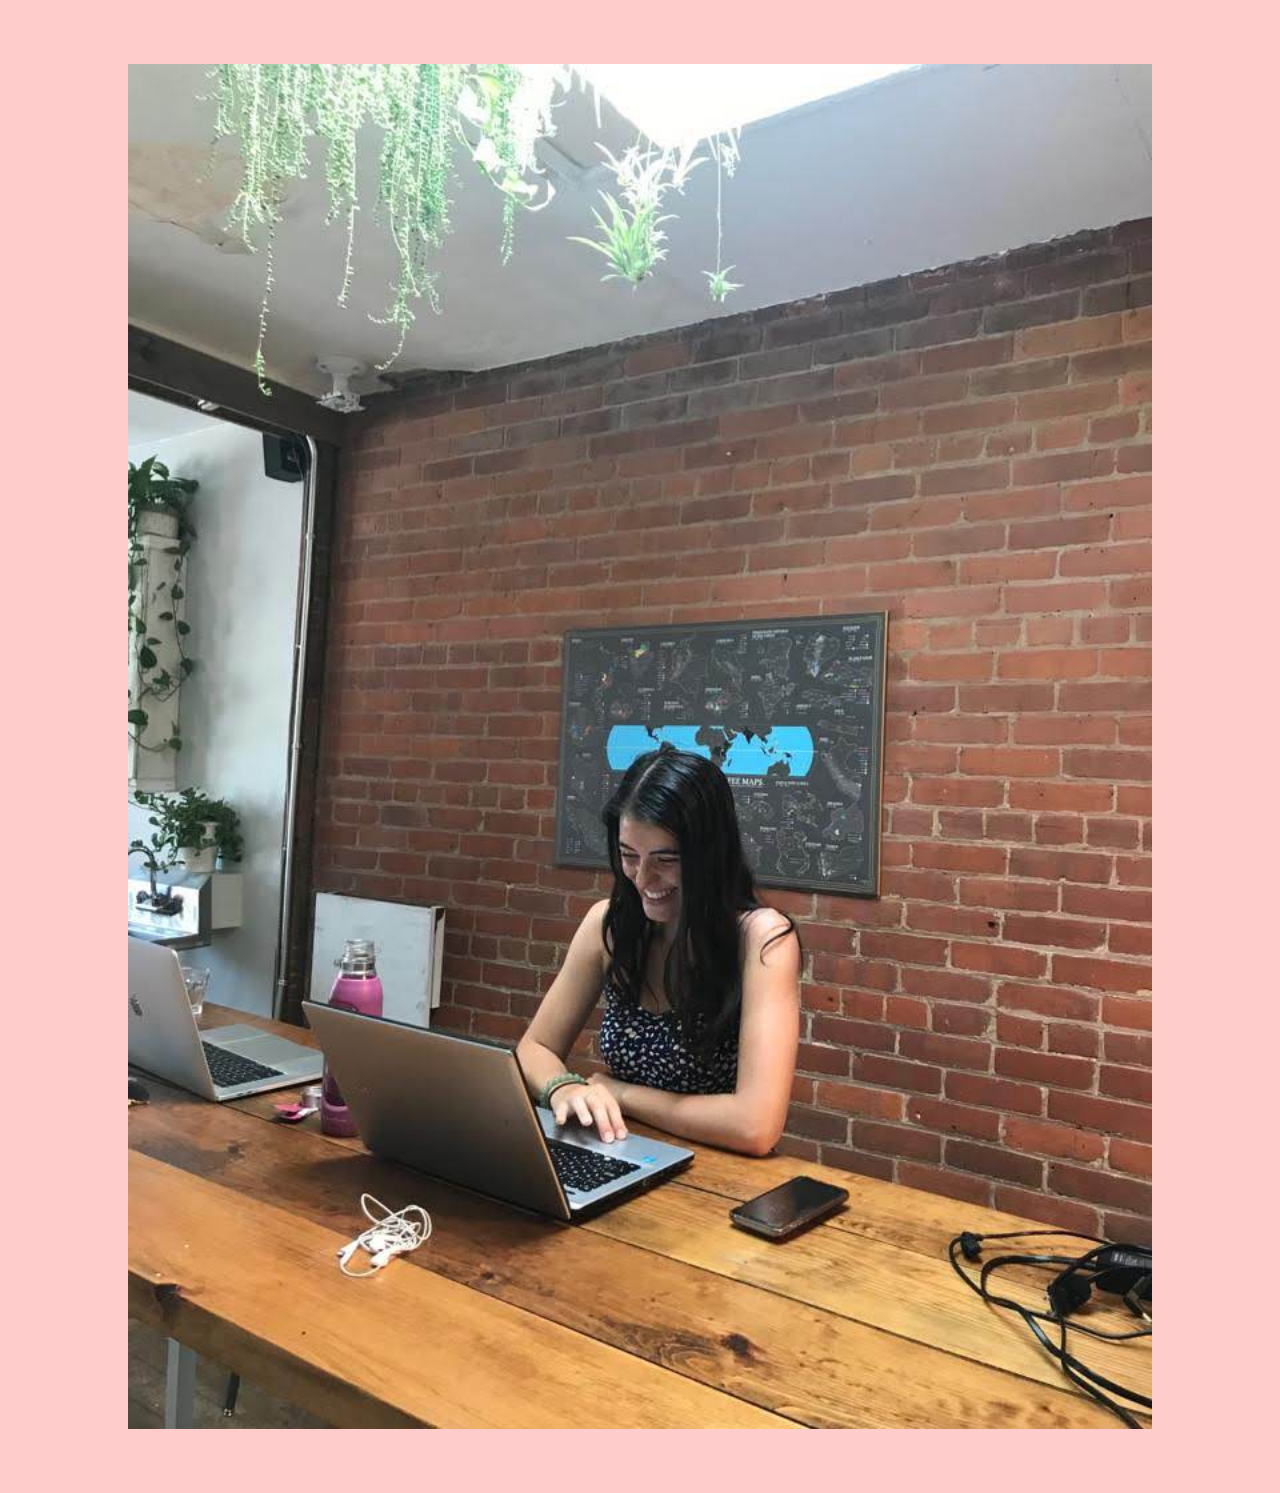
<file: test.html>
<!DOCTYPE html>
<html>
	<head>
		<meta charset="utf-8">
		<title>Test Page</title>
		<link rel="stylesheet" href="css/test.css">
		<link href="https://fonts.googleapis.com/css?family=Montserrat&display=swap" rel="stylesheet">
	</head>
	<body>
		<div class="img-wrapper">
			<img src="img/me-working.jpg">
			<div class="text-wrapper">
				<div class="text">Lumbar puncture (or lumbar tap) is a diagnostic procedure used to collect CSF and measure intercranial pressure. The procedure as it’s done today consists of sticking a needle into the patient’s spine, attaching a glass manometer to the needle, then letting CSF drip out the end of the needle into a jar! Sounds painful, right? My team and I decided that there must be a better way to do this, and so the EZ-Tap Lumbar Puncture Device was born. Our product combines the entire procedure into one compact device, making it much simpler and faster (and less scary) to complete the three main goals of lumbar punctures: (1) detect when the current location has been reached by the needle tip, (2) measure the patient’s intracranial pressure, and (3) collect CSF. Don’t know what any of these words mean, or want to learn more about our design process? Click for more info!</div>
			</div>
		</div>
	</body>
</html>
</file>
<file: css/test.css>
*{
	margin: 0;
	padding:0;
}

body{
	overflow: hidden;	
	height: auto;
	background-color: #ffcccc;
	width: 100%;
	overflow: scroll;
}

.img-wrapper{
	width: 80%;
	height: auto;
	margin: 5% 10% 5% 10%;
}

img{
	width: 100%;
	opacity: 1;
	display: block;
	transition: 0.5s ease;
	height: auto;
}

.text-wrapper{
	opacity: 0;
	transition: 0.5s ease;	
	background-color: #ffffff;
	position: absolute;
	top: 50%;
	left: 50%;
	transform: translate (-50%, -50%);
	-ms-transform: translate(-50%, -50%);
	margin-top: -30%;
	width: 35%;
	height: auto;
	/*position: absolute;
	top: 50%;
	left: 50%;
	transform: translate(-50%, -50%);*/
}

.img-wrapper:hover .text-wrapper{
	opacity: 0.9;
}

.img-wrapper:hover img{
	opacity: 0.7;
}

h1{
	text-align: center;
	width:100%;
	color: #585858;
	font-family: 'raleway', sans-serif;
}

/*#top{
	font-size: 4.5vw;
}

#bottom{
	font-size: 7vw;
}*/
</file>
<file: css/clean-blog.min.css>
/*!
 * Start Bootstrap - Clean Blog v5.0.3 (https://startbootstrap.com/template-overviews/clean-blog)
 * Copyright 2013-2019 Start Bootstrap
 * Licensed under MIT (https://github.com/BlackrockDigital/startbootstrap-clean-blog/blob/master/LICENSE)
 */body{font-size:20px;color:#212529;font-family:Lora,'Times New Roman',serif}p{line-height:1.5;margin:30px 0}p a{text-decoration:underline}h1,h2,h3,h4,h5,h6{font-weight:800;font-family:'Open Sans','Helvetica Neue',Helvetica,Arial,sans-serif}a{color:#212529;-webkit-transition:all .2s;transition:all .2s}a:focus,a:hover{color:#0085a1}blockquote{font-style:italic;color:#868e96}.section-heading{font-size:36px;font-weight:700;margin-top:60px}.caption{font-size:14px;font-style:italic;display:block;margin:0;padding:10px;text-align:center;border-bottom-right-radius:5px;border-bottom-left-radius:5px}::-moz-selection{color:#fff;background:#0085a1;text-shadow:none}::selection{color:#fff;background:#0085a1;text-shadow:none}img::-moz-selection{color:#fff;background:0 0}img::selection{color:#fff;background:0 0}img::-moz-selection{color:#fff;background:0 0}#mainNav{position:absolute;border-bottom:1px solid #e9ecef;background-color:#fff;font-family:'Open Sans','Helvetica Neue',Helvetica,Arial,sans-serif}#mainNav .navbar-brand{font-weight:800;color:#343a40}#mainNav .navbar-toggler{font-size:12px;font-weight:800;padding:13px;text-transform:uppercase;color:#343a40}#mainNav .navbar-nav>li.nav-item>a{font-size:12px;font-weight:800;letter-spacing:1px;text-transform:uppercase}@media only screen and (min-width:992px){#mainNav{border-bottom:1px solid transparent;background:0 0}#mainNav .navbar-brand{padding:10px 20px;color:#fff}#mainNav .navbar-brand:focus,#mainNav .navbar-brand:hover{color:rgba(255,255,255,.8)}#mainNav .navbar-nav>li.nav-item>a{padding:10px 20px;color:#fff}#mainNav .navbar-nav>li.nav-item>a:focus,#mainNav .navbar-nav>li.nav-item>a:hover{color:rgba(255,255,255,.8)}}@media only screen and (min-width:992px){#mainNav{-webkit-transition:background-color .2s;transition:background-color .2s;-webkit-transform:translate3d(0,0,0);transform:translate3d(0,0,0);-webkit-backface-visibility:hidden}#mainNav.is-fixed{position:fixed;top:-67px;-webkit-transition:-webkit-transform .2s;transition:-webkit-transform .2s;transition:transform .2s;transition:transform .2s,-webkit-transform .2s;border-bottom:1px solid #fff;background-color:rgba(255,255,255,.9)}#mainNav.is-fixed .navbar-brand{color:#212529}#mainNav.is-fixed .navbar-brand:focus,#mainNav.is-fixed .navbar-brand:hover{color:#0085a1}#mainNav.is-fixed .navbar-nav>li.nav-item>a{color:#212529}#mainNav.is-fixed .navbar-nav>li.nav-item>a:focus,#mainNav.is-fixed .navbar-nav>li.nav-item>a:hover{color:#0085a1}#mainNav.is-visible{-webkit-transform:translate3d(0,100%,0);transform:translate3d(0,100%,0)}}header.masthead{margin-bottom:50px;background:no-repeat center center;background-color:#868e96;background-attachment:scroll;position:relative;background-size:cover}header.masthead .overlay{position:absolute;top:0;left:0;height:100%;width:100%;background-color:#212529;opacity:.5}header.masthead .page-heading,header.masthead .post-heading,header.masthead .site-heading{padding:200px 0 150px;color:#fff}@media only screen and (min-width:768px){header.masthead .page-heading,header.masthead .post-heading,header.masthead .site-heading{padding:200px 0}}header.masthead .page-heading,header.masthead .site-heading{text-align:center}header.masthead .page-heading h1,header.masthead .site-heading h1{font-size:50px;margin-top:0}header.masthead .page-heading .subheading,header.masthead .site-heading .subheading{font-size:24px;font-weight:300;line-height:1.1;display:block;margin:10px 0 0;font-family:'Open Sans','Helvetica Neue',Helvetica,Arial,sans-serif}@media only screen and (min-width:768px){header.masthead .page-heading h1,header.masthead .site-heading h1{font-size:80px}}header.masthead .post-heading h1{font-size:35px}header.masthead .post-heading .meta,header.masthead .post-heading .subheading{line-height:1.1;display:block}header.masthead .post-heading .subheading{font-size:24px;font-weight:600;margin:10px 0 30px;font-family:'Open Sans','Helvetica Neue',Helvetica,Arial,sans-serif}header.masthead .post-heading .meta{font-size:20px;font-weight:300;font-style:italic;font-family:Lora,'Times New Roman',serif}header.masthead .post-heading .meta a{color:#fff}@media only screen and (min-width:768px){header.masthead .post-heading h1{font-size:55px}header.masthead .post-heading .subheading{font-size:30px}}.post-preview>a{color:#212529}.post-preview>a:focus,.post-preview>a:hover{text-decoration:none;color:#0085a1}.post-preview>a>.post-title{font-size:30px;margin-top:30px;margin-bottom:10px}.post-preview>a>.post-subtitle{font-weight:300;margin:0 0 10px}.post-preview>.post-meta{font-size:18px;font-style:italic;margin-top:0;color:#868e96}.post-preview>.post-meta>a{text-decoration:none;color:#212529}.post-preview>.post-meta>a:focus,.post-preview>.post-meta>a:hover{text-decoration:underline;color:#0085a1}@media only screen and (min-width:768px){.post-preview>a>.post-title{font-size:36px}}.floating-label-form-group{font-size:14px;position:relative;margin-bottom:0;padding-bottom:.5em;border-bottom:1px solid #dee2e6}.floating-label-form-group input,.floating-label-form-group textarea{font-size:1.5em;position:relative;z-index:1;padding:0;resize:none;border:none;border-radius:0;background:0 0;-webkit-box-shadow:none!important;box-shadow:none!important;font-family:Lora,'Times New Roman',serif}.floating-label-form-group input::-webkit-input-placeholder,.floating-label-form-group textarea::-webkit-input-placeholder{color:#868e96;font-family:Lora,'Times New Roman',serif}.floating-label-form-group label{font-size:.85em;line-height:1.764705882em;position:relative;z-index:0;top:2em;display:block;margin:0;-webkit-transition:top .3s ease,opacity .3s ease;transition:top .3s ease,opacity .3s ease;vertical-align:middle;vertical-align:baseline;opacity:0}.floating-label-form-group .help-block{margin:15px 0}.floating-label-form-group-with-value label{top:0;opacity:1}.floating-label-form-group-with-focus label{color:#0085a1}form .form-group:first-child .floating-label-form-group{border-top:1px solid #dee2e6}footer{padding:50px 0 65px}footer .list-inline{margin:0;padding:0}footer .copyright{font-size:14px;margin-bottom:0;text-align:center}.btn{font-size:14px;font-weight:800;padding:15px 25px;letter-spacing:1px;text-transform:uppercase;border-radius:0;font-family:'Open Sans','Helvetica Neue',Helvetica,Arial,sans-serif}.btn-primary{background-color:#0085a1;border-color:#0085a1}.btn-primary:active,.btn-primary:focus,.btn-primary:hover{color:#fff;background-color:#00657b!important;border-color:#00657b!important}.btn-lg{font-size:16px;padding:25px 35px}
</file>
